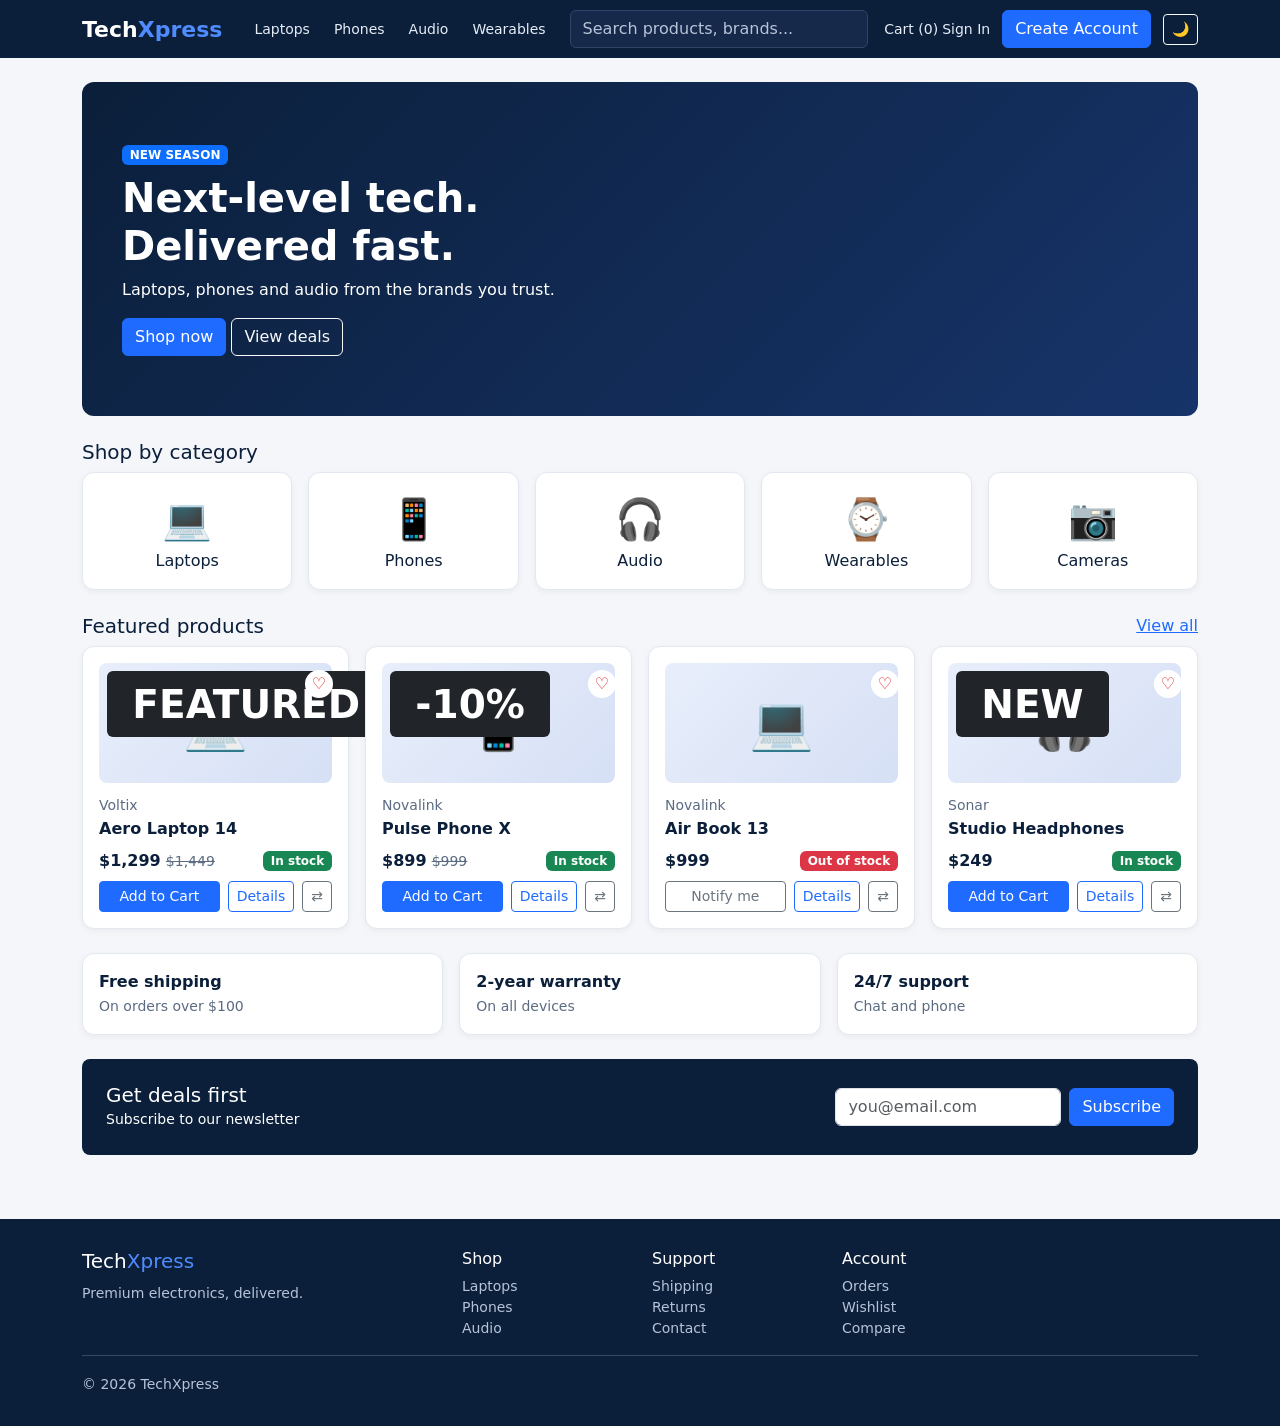
<file: UI\UX/index.html>
<!DOCTYPE html>
<html lang="en">
<head>
<meta charset="UTF-8">
<meta name="viewport" content="width=device-width, initial-scale=1">
<title>Home - TechXpress</title>
<link href="https://cdn.jsdelivr.net/npm/bootstrap@5.3.3/dist/css/bootstrap.min.css" rel="stylesheet">
<link rel="stylesheet" href="css/style.css">
</head>
<body>
<div id="navbar"></div>
<div class="container py-4">
  <div class="hero mb-4">
    <span class="badge text-bg-primary">NEW SEASON</span>
    <h1 class="fw-bold mt-2">Next-level tech.<br>Delivered fast.</h1>
    <p>Laptops, phones and audio from the brands you trust.</p>
    <a href="catalog.html" class="btn btn-primary">Shop now</a>
    <a href="catalog.html?deals=1" class="btn btn-outline-light">View deals</a>
  </div>

  <h5>Shop by category</h5>
  <div id="categoryCards" class="row g-3 mb-4 text-center"></div>

  <div class="d-flex justify-content-between"><h5>Featured products</h5><a href="catalog.html">View all</a></div>
  <div id="featuredProducts" class="row g-3 mb-4"></div>

  <div class="row g-3 mb-4">
    <div class="col-md-4"><div class="tx-card"><strong>Free shipping</strong><br><small class="text-muted">On orders over $100</small></div></div>
    <div class="col-md-4"><div class="tx-card"><strong>2-year warranty</strong><br><small class="text-muted">On all devices</small></div></div>
    <div class="col-md-4"><div class="tx-card"><strong>24/7 support</strong><br><small class="text-muted">Chat and phone</small></div></div>
  </div>

  <form id="newsletterForm" class="rounded-3 p-4 d-flex flex-wrap gap-3 align-items-center justify-content-between" style="background:#0b1f3a;color:#fff">
    <div><h5 class="mb-0">Get deals first</h5><small>Subscribe to our newsletter</small></div>
    <div class="d-flex gap-2">
      <input id="newsletterEmail" type="email" class="form-control" placeholder="you@email.com" required>
      <button class="btn btn-primary">Subscribe</button>
    </div>
  </form>
</div>
<div id="footer"></div>

<script src="https://cdn.jsdelivr.net/npm/bootstrap@5.3.3/dist/js/bootstrap.bundle.min.js"></script>
<script src="js/store.js"></script>
<script src="js/layout.js"></script>
<script>
initPage();

document.getElementById("categoryCards").innerHTML = CATEGORIES.map(function (c) {
  return '<div class="col-6 col-md"><a href="catalog.html?cat=' + c.name + '" class="tx-card d-block text-decoration-none text-reset"><div class="fs-1">' + c.icon + '</div>' + c.name + '</a></div>';
}).join("");

renderProducts(getProducts().slice(0, 4), "featuredProducts");

document.getElementById("newsletterForm").addEventListener("submit", function (e) {
  e.preventDefault();
  const list = DB.read("tx_newsletter", []);
  list.push(document.getElementById("newsletterEmail").value);
  DB.write("tx_newsletter", list);
  showToast("✓ Subscribed successfully");
  this.reset();
});
</script>
</body>
</html>
</file>
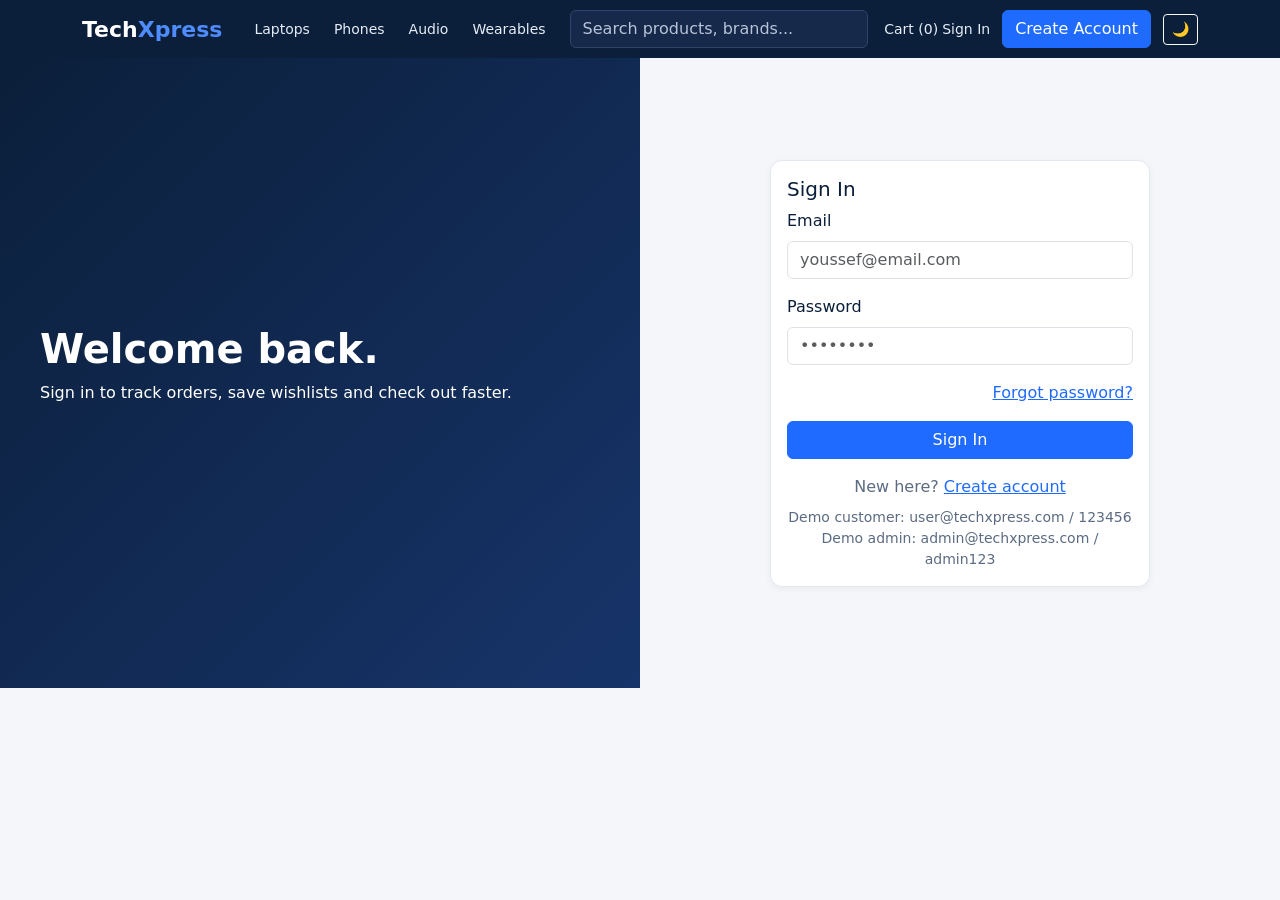
<file: UI\UX/account.html>
<!DOCTYPE html>
<html lang="en">
<head>
<meta charset="UTF-8">
<meta name="viewport" content="width=device-width, initial-scale=1">
<title>My Account - TechXpress</title>
<link href="https://cdn.jsdelivr.net/npm/bootstrap@5.3.3/dist/css/bootstrap.min.css" rel="stylesheet">
<link rel="stylesheet" href="css/style.css">
</head>
<body>
<div id="navbar"></div>
<div class="container py-4">
  <div class="row g-3">
    <div class="col-md-3">
      <div class="list-group tx-card p-2" id="accountMenu">
        <a href="#dashboard" data-section="dashboard" class="list-group-item list-group-item-action">Dashboard</a>
        <a href="#profile" data-section="profile" class="list-group-item list-group-item-action">Profile</a>
        <a href="#orders" data-section="orders" class="list-group-item list-group-item-action">My Orders</a>
        <a href="wishlist.html" class="list-group-item list-group-item-action">Wishlist</a>
        <a href="#addresses" data-section="addresses" class="list-group-item list-group-item-action">Addresses</a>
        <a href="#password" data-section="password" class="list-group-item list-group-item-action">Change Password</a>
      </div>
    </div>

    <div class="col-md-9">
      <!-- dashboard -->
      <div id="sec-dashboard" class="acc-section">
        <h3>Hello, <span id="userName"></span></h3>
        <div class="row g-3 my-1">
          <div class="col-4"><div class="tx-card"><small class="text-muted">Orders</small><div id="statOrders" class="fs-3 fw-bold"></div></div></div>
          <div class="col-4"><div class="tx-card"><small class="text-muted">Wishlist items</small><div id="statWish" class="fs-3 fw-bold"></div></div></div>
          <div class="col-4"><div class="tx-card"><small class="text-muted">Saved addresses</small><div id="statAddr" class="fs-3 fw-bold"></div></div></div>
        </div>
        <div class="tx-card mt-3">
          <div class="d-flex justify-content-between"><h6>Recent orders</h6><a href="#orders">View all</a></div>
          <div class="table-responsive"><table class="table mb-0"><thead><tr><th>Order</th><th>Date</th><th>Status</th><th>Total</th></tr></thead><tbody id="recentOrders"></tbody></table></div>
        </div>
        <div class="tx-card mt-3"><h6>Default address</h6><small id="defaultAddress" class="text-muted"></small></div>
      </div>

      <!-- profile -->
      <div id="sec-profile" class="acc-section d-none">
        <h3>Profile</h3>
        <form id="profileForm" class="tx-card" novalidate>
          <label class="form-label">Full name</label>
          <input id="profName" class="form-control"><div class="invalid-feedback">Required</div>
          <label class="form-label mt-3">Email</label>
          <input id="profEmail" class="form-control" disabled>
          <label class="form-label mt-3">Phone</label>
          <input id="profPhone" class="form-control">
          <button class="btn btn-primary mt-3">Save changes</button>
        </form>
      </div>

      <!-- orders -->
      <div id="sec-orders" class="acc-section d-none">
        <h3>My Orders</h3>
        <div class="tx-card">
          <div class="table-responsive"><table class="table align-middle mb-0">
            <thead><tr><th>Order</th><th>Date</th><th>Status</th><th>Total</th><th></th></tr></thead>
            <tbody id="ordersBody"></tbody>
          </table></div>
          <p id="noOrders" class="text-center text-muted d-none my-3">You have no orders yet. <a href="catalog.html">Start shopping</a></p>
        </div>
      </div>

      <!-- addresses -->
      <div id="sec-addresses" class="acc-section d-none">
        <h3>Addresses</h3>
        <div id="addressList" class="row g-3 mb-3"></div>
        <form id="addressForm" class="tx-card" novalidate>
          <h6>Add a new address</h6>
          <div class="row g-2">
            <div class="col-md-4"><input id="addrLabel" class="form-control" placeholder="Label (Home, Work)"></div>
            <div class="col-md-8"><input id="addrStreet" class="form-control" placeholder="Street address"><div class="invalid-feedback">Required</div></div>
            <div class="col-md-6"><input id="addrCity" class="form-control" placeholder="City"><div class="invalid-feedback">Required</div></div>
            <div class="col-md-6"><input id="addrPhone" class="form-control" placeholder="Phone"></div>
          </div>
          <button class="btn btn-primary mt-3">Save address</button>
        </form>
      </div>

      <!-- password -->
      <div id="sec-password" class="acc-section d-none">
        <h3>Change Password</h3>
        <form id="passForm" class="tx-card" style="max-width:420px" novalidate>
          <label class="form-label">Current password</label>
          <input id="curPass" type="password" class="form-control"><div class="invalid-feedback">Wrong password</div>
          <label class="form-label mt-3">New password</label>
          <input id="newPass" type="password" class="form-control"><div class="invalid-feedback">At least 6 characters</div>
          <label class="form-label mt-3">Confirm new password</label>
          <input id="newPass2" type="password" class="form-control"><div class="invalid-feedback">Passwords do not match</div>
          <button class="btn btn-primary mt-3">Update password</button>
        </form>
      </div>
    </div>
  </div>
</div>

<div class="modal fade" id="orderModal" tabindex="-1">
  <div class="modal-dialog modal-dialog-centered"><div class="modal-content">
    <div class="modal-header"><h6 class="modal-title">Order details</h6><button class="btn-close" data-bs-dismiss="modal"></button></div>
    <div class="modal-body" id="orderModalBody"></div>
  </div></div>
</div>
<div id="footer"></div>

<script src="https://cdn.jsdelivr.net/npm/bootstrap@5.3.3/dist/js/bootstrap.bundle.min.js"></script>
<script src="js/store.js"></script>
<script src="js/layout.js"></script>
<script>
initPage();

function startAccount() {
  const sections = ["dashboard", "profile", "orders", "addresses", "password"];

  function renderAll() {
    const user = currentUser();
    const orders = getOrders(user.email);

    // dashboard
    document.getElementById("userName").textContent = user.name.split(" ")[0];
    document.getElementById("statOrders").textContent = orders.length;
    document.getElementById("statWish").textContent = getWishlist().length;
    document.getElementById("statAddr").textContent = (user.addresses || []).length;
    document.getElementById("recentOrders").innerHTML = orders.slice(0, 3).map(function (o) {
      return '<tr><td><strong>#' + esc(o.id) + '</strong></td><td>' + fmtDate(o.date) + '</td><td>' + statusBadge(o.status) + '</td><td>' + money(o.total) + '</td></tr>';
    }).join("") || '<tr><td colspan="4" class="text-muted">No orders yet</td></tr>';
    const def = (user.addresses || []).find(function (a) { return a.isDefault; });
    document.getElementById("defaultAddress").textContent = def ? def.street + ", " + def.city : "No saved address yet";

    // profile
    document.getElementById("profName").value = user.name;
    document.getElementById("profEmail").value = user.email;
    document.getElementById("profPhone").value = user.phone || "";

    // orders
    document.getElementById("ordersBody").innerHTML = orders.map(function (o) {
      return '<tr><td><strong>#' + esc(o.id) + '</strong></td><td>' + fmtDate(o.date) + '</td><td>' + statusBadge(o.status) + '</td><td>' + money(o.total) + '</td>' +
        '<td class="text-end"><button class="btn btn-sm btn-outline-primary" data-view="' + esc(o.id) + '">Details</button> ' +
        (o.status === "Processing" ? '<button class="btn btn-sm btn-outline-danger" data-cancel="' + esc(o.id) + '">Cancel</button>' : '') + '</td></tr>';
    }).join("");
    document.getElementById("noOrders").classList.toggle("d-none", orders.length > 0);

    // addresses
    document.getElementById("addressList").innerHTML = (user.addresses || []).map(function (a) {
      return '<div class="col-md-6"><div class="tx-card h-100"><div class="d-flex justify-content-between"><strong>' + esc(a.label || "Address") + '</strong>' +
        (a.isDefault ? '<span class="badge text-bg-primary">Default</span>' : '') + '</div>' +
        '<div class="text-muted small my-2">' + esc(a.street) + ', ' + esc(a.city) + '<br>' + esc(a.phone) + '</div>' +
        (a.isDefault ? '' : '<button class="btn btn-sm btn-outline-primary" data-default="' + a.id + '">Make default</button> ') +
        '<button class="btn btn-sm btn-outline-danger" data-delete="' + a.id + '">Delete</button></div></div>';
    }).join("") || '<div class="col-12"><p class="text-muted">No saved addresses yet.</p></div>';
  }

  // sections by #hash
  function showSection() {
    let name = (location.hash || "#dashboard").slice(1);
    if (!sections.includes(name)) name = "dashboard";
    document.querySelectorAll(".acc-section").forEach(function (s) { s.classList.toggle("d-none", s.id !== "sec-" + name); });
    document.querySelectorAll("#accountMenu a[data-section]").forEach(function (a) { a.classList.toggle("active", a.dataset.section === name); });
  }
  window.addEventListener("hashchange", showSection);

  // profile
  document.getElementById("profileForm").addEventListener("submit", function (e) {
    e.preventDefault();
    const name = document.getElementById("profName");
    if (setInvalid(name, name.value.trim() === "")) return;
    updateUser(currentUser().email, { name: name.value.trim(), phone: document.getElementById("profPhone").value.trim() });
    renderNavbar("navbar");
    renderAll();
    showToast("✓ Profile saved");
  });

  // orders: details + cancel
  document.getElementById("ordersBody").addEventListener("click", function (e) {
    const view = e.target.closest("[data-view]");
    const cancel = e.target.closest("[data-cancel]");
    if (view) {
      document.getElementById("orderModalBody").innerHTML = orderDetailsHtml(getOrder(view.dataset.view));
      bootstrap.Modal.getOrCreateInstance(document.getElementById("orderModal")).show();
    }
    if (cancel && confirm("Cancel this order?")) {
      updateOrderStatus(cancel.dataset.cancel, "Cancelled");
      showToast("Order cancelled", "warning");
      renderAll();
    }
  });

  // addresses
  document.getElementById("addressForm").addEventListener("submit", function (e) {
    e.preventDefault();
    const street = document.getElementById("addrStreet");
    const city = document.getElementById("addrCity");
    const bad = [setInvalid(street, street.value.trim() === ""), setInvalid(city, city.value.trim() === "")];
    if (bad.includes(true)) return;
    const user = currentUser();
    const list = user.addresses || [];
    const nextId = list.reduce(function (m, a) { return Math.max(m, a.id); }, 0) + 1;
    list.push({ id: nextId, label: document.getElementById("addrLabel").value.trim() || "Address", street: street.value.trim(), city: city.value.trim(), phone: document.getElementById("addrPhone").value.trim(), isDefault: list.length === 0 });
    updateUser(user.email, { addresses: list });
    this.reset();
    renderAll();
    showToast("✓ Address saved");
  });
  document.getElementById("addressList").addEventListener("click", function (e) {
    const user = currentUser();
    let list = user.addresses || [];
    const def = e.target.closest("[data-default]");
    const del = e.target.closest("[data-delete]");
    if (def) list.forEach(function (a) { a.isDefault = String(a.id) === def.dataset.default; });
    if (del) {
      list = list.filter(function (a) { return String(a.id) !== del.dataset.delete; });
      if (list.length && !list.some(function (a) { return a.isDefault; })) list[0].isDefault = true;
    }
    if (def || del) { updateUser(user.email, { addresses: list }); renderAll(); }
  });

  // password
  document.getElementById("passForm").addEventListener("submit", function (e) {
    e.preventDefault();
    const cur = document.getElementById("curPass");
    const n1 = document.getElementById("newPass");
    const n2 = document.getElementById("newPass2");
    const bad = [setInvalid(cur, cur.value !== currentUser().password), setInvalid(n1, n1.value.length < 6), setInvalid(n2, n2.value !== n1.value)];
    if (bad.includes(true)) return;
    updateUser(currentUser().email, { password: n1.value });
    this.reset();
    showToast("✓ Password updated");
  });

  renderAll();
  showSection();
}

if (requireLogin()) startAccount();
</script>
</body>
</html>
</file>
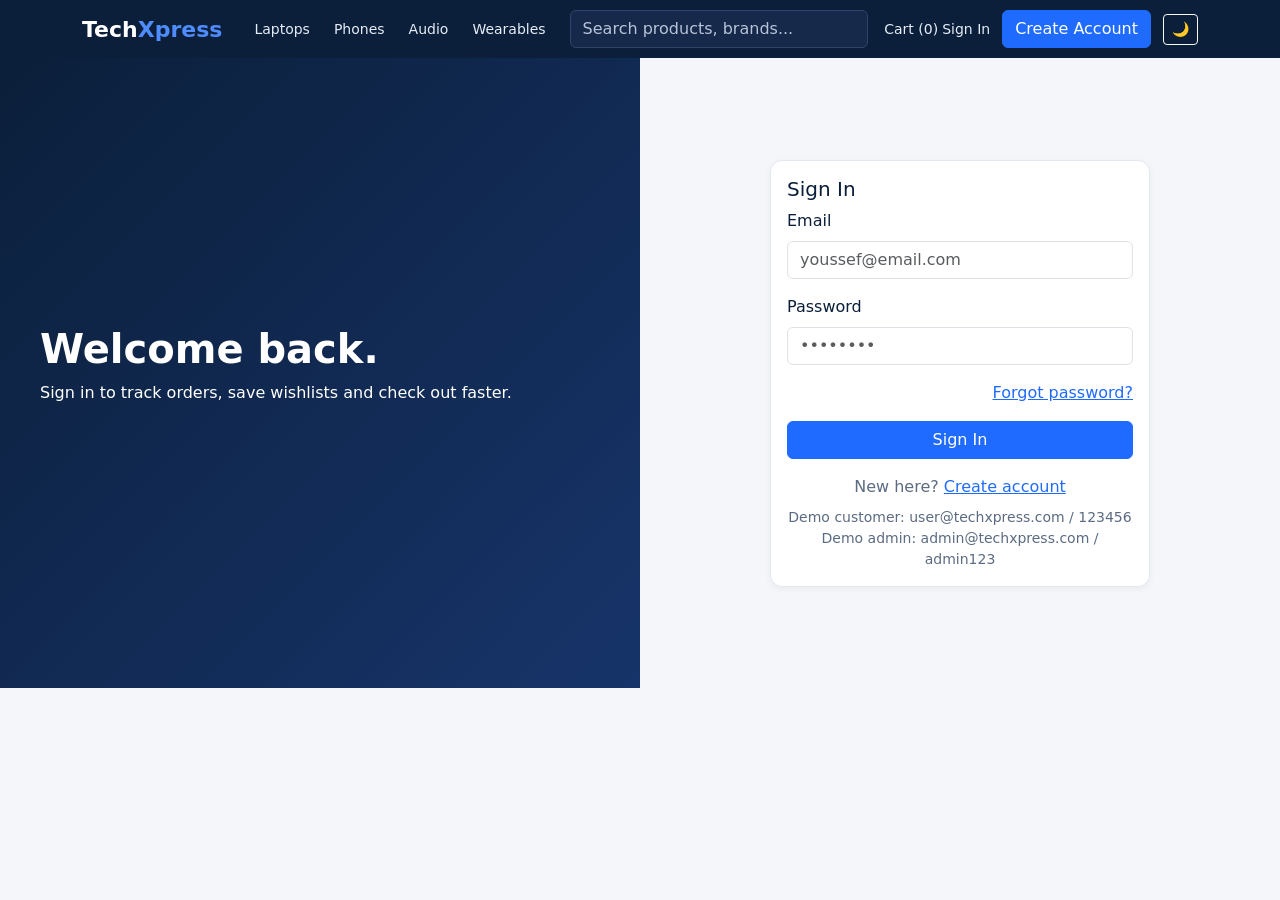
<file: UI\UX/admin.html>
<!DOCTYPE html>
<html lang="en">
<head>
<meta charset="UTF-8">
<meta name="viewport" content="width=device-width, initial-scale=1">
<title>Admin - TechXpress</title>
<link href="https://cdn.jsdelivr.net/npm/bootstrap@5.3.3/dist/css/bootstrap.min.css" rel="stylesheet">
<link rel="stylesheet" href="css/style.css">
</head>
<body>
<div id="adminApp" class="d-flex d-none">
  <aside class="admin-side">
    <a class="brand d-block mb-4" href="index.html">Tech<span>Xpress</span><br><small style="font-size:10px;color:#9fb0c8">ADMIN</small></a>
    <a href="#dashboard" data-section="dashboard">Dashboard</a>
    <a href="#products" data-section="products">Products</a>
    <a href="#categories" data-section="categories">Categories</a>
    <a href="#brands" data-section="brands">Brands</a>
    <a href="#orders" data-section="orders">Orders</a>
    <a href="#customers" data-section="customers">Customers</a>
    <a href="#stock" data-section="stock">Stock</a>
    <hr class="border-secondary">
    <a href="index.html">← View store</a>
    <a href="#" onclick="doLogout(); return false;">Sign out</a>
  </aside>

  <main class="flex-grow-1" style="min-width:0">
    <div class="tx-card rounded-0 d-flex justify-content-between align-items-center">
      <strong>Admin panel</strong>
      <div class="d-flex gap-2 align-items-center"><button id="themeBtn" class="btn btn-sm btn-outline-secondary">🌙</button><strong id="adminName"></strong></div>
    </div>

    <div class="p-4">
      <!-- dashboard -->
      <div id="sec-dashboard" class="admin-section">
        <h3>Dashboard</h3>
        <div class="row g-3 my-1">
          <div class="col-6 col-lg-3"><div class="tx-card"><small class="text-muted">Revenue</small><div id="kpiRevenue" class="fs-3 fw-bold"></div></div></div>
          <div class="col-6 col-lg-3"><div class="tx-card"><small class="text-muted">Orders</small><div id="kpiOrders" class="fs-3 fw-bold"></div></div></div>
          <div class="col-6 col-lg-3"><div class="tx-card"><small class="text-muted">Customers</small><div id="kpiCustomers" class="fs-3 fw-bold"></div></div></div>
          <div class="col-6 col-lg-3"><div class="tx-card"><small class="text-muted">Low stock</small><div id="kpiLow" class="fs-3 fw-bold"></div><small class="text-danger">Needs attention</small></div></div>
        </div>
        <div class="row g-3 mt-1">
          <div class="col-lg-8"><div class="tx-card"><h6>Revenue (last 6 months)</h6><div id="chartBars" class="d-flex align-items-end gap-3" style="height:200px"></div></div></div>
          <div class="col-lg-4"><div class="tx-card"><h6>Recent orders</h6><div id="recentOrders"></div></div></div>
        </div>
      </div>

      <!-- products -->
      <div id="sec-products" class="admin-section d-none">
        <div class="d-flex justify-content-between align-items-center mb-3">
          <h3 class="mb-0">Products</h3>
          <div class="d-flex gap-2"><input id="productSearch" class="form-control" placeholder="Search products..."><button id="addProductBtn" class="btn btn-primary text-nowrap">+ Add product</button></div>
        </div>
        <div class="tx-card table-responsive"><table class="table align-middle mb-0">
          <thead><tr><th>Product</th><th>Category</th><th>Brand</th><th>Stock</th><th>Price</th><th>Actions</th></tr></thead>
          <tbody id="productsBody"></tbody>
        </table></div>
      </div>

      <!-- categories -->
      <div id="sec-categories" class="admin-section d-none">
        <h3>Categories</h3>
        <div class="tx-card table-responsive"><table class="table mb-0"><thead><tr><th>Category</th><th>Products</th></tr></thead><tbody id="categoriesBody"></tbody></table></div>
      </div>

      <!-- brands -->
      <div id="sec-brands" class="admin-section d-none">
        <h3>Brands</h3>
        <div class="tx-card table-responsive"><table class="table mb-0"><thead><tr><th>Brand</th><th>Products</th></tr></thead><tbody id="brandsBody"></tbody></table></div>
      </div>

      <!-- orders -->
      <div id="sec-orders" class="admin-section d-none">
        <h3>Orders</h3>
        <div class="tx-card table-responsive"><table class="table align-middle mb-0">
          <thead><tr><th>Order</th><th>Customer</th><th>Date</th><th>Total</th><th>Status</th><th></th></tr></thead>
          <tbody id="ordersBody"></tbody>
        </table></div>
      </div>

      <!-- customers -->
      <div id="sec-customers" class="admin-section d-none">
        <h3>Customers</h3>
        <div class="tx-card table-responsive"><table class="table mb-0">
          <thead><tr><th>Name</th><th>Email</th><th>Phone</th><th>Orders</th><th>Total spent</th></tr></thead>
          <tbody id="customersBody"></tbody>
        </table></div>
      </div>

      <!-- stock -->
      <div id="sec-stock" class="admin-section d-none">
        <div class="d-flex justify-content-between align-items-center mb-3">
          <h3 class="mb-0">Stock</h3>
          <div class="form-check"><input class="form-check-input" type="checkbox" id="lowOnly"><label class="form-check-label" for="lowOnly">Low stock only</label></div>
        </div>
        <div class="tx-card table-responsive"><table class="table align-middle mb-0">
          <thead><tr><th>Product</th><th>Status</th><th style="width:140px">Quantity</th><th></th></tr></thead>
          <tbody id="stockBody"></tbody>
        </table></div>
      </div>
    </div>
  </main>
</div>

<!-- product modal -->
<div class="modal fade" id="productModal" tabindex="-1">
  <div class="modal-dialog modal-lg"><div class="modal-content">
    <form id="productForm" novalidate>
      <div class="modal-header"><h6 class="modal-title" id="productModalTitle">Add product</h6><button type="button" class="btn-close" data-bs-dismiss="modal"></button></div>
      <div class="modal-body">
        <input type="hidden" id="pId">
        <div class="row g-3">
          <div class="col-md-6"><label class="form-label">Name</label><input id="pName" class="form-control"><div class="invalid-feedback">Required</div></div>
          <div class="col-md-3"><label class="form-label">Brand</label><input id="pBrand" class="form-control"><div class="invalid-feedback">Required</div></div>
          <div class="col-md-3"><label class="form-label">Category</label><select id="pCat" class="form-select"></select></div>
          <div class="col-md-3"><label class="form-label">Price ($)</label><input id="pPrice" type="number" min="1" class="form-control"><div class="invalid-feedback">Enter a price</div></div>
          <div class="col-md-3"><label class="form-label">Old price ($)</label><input id="pOld" type="number" min="0" class="form-control" placeholder="optional"></div>
          <div class="col-md-3"><label class="form-label">Stock</label><input id="pStock" type="number" min="0" class="form-control"><div class="invalid-feedback">Required</div></div>
          <div class="col-md-3"><label class="form-label">Icon (emoji)</label><input id="pIcon" class="form-control" placeholder="💻"></div>
          <div class="col-md-4"><label class="form-label">Badge</label><input id="pBadge" class="form-control" placeholder="NEW, FEATURED, -10%"></div>
          <div class="col-md-8"><label class="form-label">Description</label><input id="pDesc" class="form-control"></div>
          <div class="col-12"><label class="form-label">Specifications (one per line, like <code>Memory: 16 GB</code>)</label><textarea id="pSpecs" class="form-control" rows="4"></textarea></div>
        </div>
      </div>
      <div class="modal-footer"><button type="button" class="btn btn-outline-secondary" data-bs-dismiss="modal">Cancel</button><button class="btn btn-primary">Save product</button></div>
    </form>
  </div></div>
</div>

<!-- order modal -->
<div class="modal fade" id="orderModal" tabindex="-1">
  <div class="modal-dialog modal-dialog-centered"><div class="modal-content">
    <div class="modal-header"><h6 class="modal-title">Order details</h6><button class="btn-close" data-bs-dismiss="modal"></button></div>
    <div class="modal-body" id="orderModalBody"></div>
  </div></div>
</div>

<script src="https://cdn.jsdelivr.net/npm/bootstrap@5.3.3/dist/js/bootstrap.bundle.min.js"></script>
<script src="js/store.js"></script>
<script src="js/layout.js"></script>
<script>
initDB();
applyTheme();

function startAdmin() {
  document.getElementById("adminApp").classList.remove("d-none");
  document.getElementById("adminName").textContent = currentUser().name;
  document.getElementById("themeBtn").addEventListener("click", toggleTheme);
  applyTheme();

  const productModal = bootstrap.Modal.getOrCreateInstance(document.getElementById("productModal"));
  document.getElementById("pCat").innerHTML = CATEGORIES.map(function (c) { return '<option>' + c.name + '</option>'; }).join("");

  /* ---------- sections ---------- */
  function showSection() {
    let name = (location.hash || "#dashboard").slice(1);
    if (!document.getElementById("sec-" + name)) name = "dashboard";
    document.querySelectorAll(".admin-section").forEach(function (s) { s.classList.toggle("d-none", s.id !== "sec-" + name); });
    document.querySelectorAll(".admin-side a[data-section]").forEach(function (a) { a.classList.toggle("active", a.dataset.section === name); });
  }
  window.addEventListener("hashchange", showSection);

  /* ---------- dashboard ---------- */
  function monthlyRevenue() {
    const months = [];
    const now = new Date();
    for (let i = 5; i >= 0; i--) {
      const d = new Date(now.getFullYear(), now.getMonth() - i, 1);
      months.push({ label: d.toLocaleString("en", { month: "short" }), year: d.getFullYear(), month: d.getMonth(), total: 0 });
    }
    getAllOrders().filter(function (o) { return o.status !== "Cancelled"; }).forEach(function (o) {
      const d = new Date(o.date);
      const m = months.find(function (x) { return x.month === d.getMonth() && x.year === d.getFullYear(); });
      if (m) m.total += o.total;
    });
    return months;
  }

  function renderDashboard() {
    const orders = getAllOrders();
    const revenue = orders.filter(function (o) { return o.status !== "Cancelled"; }).reduce(function (s, o) { return s + o.total; }, 0);
    document.getElementById("kpiRevenue").textContent = money(revenue);
    document.getElementById("kpiOrders").textContent = orders.length;
    document.getElementById("kpiCustomers").textContent = getUsers().filter(function (u) { return u.role === "customer"; }).length;
    document.getElementById("kpiLow").textContent = getProducts().filter(function (p) { return p.stock <= 5; }).length;

    const months = monthlyRevenue();
    const max = Math.max(1, ...months.map(function (m) { return m.total; }));
    document.getElementById("chartBars").innerHTML = months.map(function (m) {
      return '<div class="flex-fill text-center d-flex flex-column justify-content-end" style="height:100%">' +
        '<small class="text-muted">' + (m.total ? money(m.total) : "") + '</small>' +
        '<div class="bar" style="height:' + Math.max(3, Math.round(m.total / max * 140)) + 'px"></div><small>' + m.label + '</small></div>';
    }).join("");

    document.getElementById("recentOrders").innerHTML = orders.slice(0, 5).map(function (o) {
      return '<div class="d-flex justify-content-between border-bottom py-2"><div><strong>#' + esc(o.id) + '</strong><br><small class="text-muted">' + money(o.total) + '</small></div><span class="align-self-center">' + statusBadge(o.status) + '</span></div>';
    }).join("");
  }

  /* ---------- products ---------- */
  function stockColor(p) { return p.stock <= 0 ? "danger" : (p.stock <= 5 ? "warning" : "success"); }

  function renderProductsTable() {
    const text = document.getElementById("productSearch").value.trim().toLowerCase();
    document.getElementById("productsBody").innerHTML = getProducts().filter(function (p) {
      return (p.name + " " + p.brand + " " + p.cat).toLowerCase().includes(text);
    }).map(function (p) {
      return '<tr><td>' + p.icon + ' <strong>' + esc(p.name) + '</strong></td><td>' + esc(p.cat) + '</td><td>' + esc(p.brand) + '</td>' +
        '<td><span class="badge text-bg-' + stockColor(p) + '">' + p.stock + '</span></td><td>' + money(p.price) + '</td>' +
        '<td><button class="btn btn-sm btn-link" data-edit="' + p.id + '">Edit</button> <button class="btn btn-sm btn-link text-danger" data-del="' + p.id + '">Delete</button></td></tr>';
    }).join("");
  }

  function openProductForm(p) {
    document.getElementById("productModalTitle").textContent = p ? "Edit product" : "Add product";
    document.getElementById("pId").value = p ? p.id : "";
    document.getElementById("pName").value = p ? p.name : "";
    document.getElementById("pBrand").value = p ? p.brand : "";
    document.getElementById("pCat").value = p ? p.cat : CATEGORIES[0].name;
    document.getElementById("pPrice").value = p ? p.price : "";
    document.getElementById("pOld").value = p && p.old ? p.old : "";
    document.getElementById("pStock").value = p ? p.stock : "";
    document.getElementById("pIcon").value = p ? p.icon : "📦";
    document.getElementById("pBadge").value = p ? p.badge : "";
    document.getElementById("pDesc").value = p ? p.desc : "";
    document.getElementById("pSpecs").value = p ? Object.keys(p.specs || {}).map(function (k) { return k + ": " + p.specs[k]; }).join("\n") : "";
    document.querySelectorAll("#productForm .is-invalid").forEach(function (x) { x.classList.remove("is-invalid"); });
    productModal.show();
  }

  document.getElementById("addProductBtn").addEventListener("click", function () { openProductForm(null); });
  document.getElementById("productSearch").addEventListener("input", renderProductsTable);
  document.getElementById("productsBody").addEventListener("click", function (e) {
    const edit = e.target.closest("[data-edit]");
    const del = e.target.closest("[data-del]");
    if (edit) openProductForm(getProduct(edit.dataset.edit));
    if (del && confirm("Delete this product? This cannot be undone.")) {
      deleteProduct(del.dataset.del);
      renderAll();
      showToast("Product deleted", "danger");
    }
  });

  document.getElementById("productForm").addEventListener("submit", function (e) {
    e.preventDefault();
    const name = document.getElementById("pName");
    const brand = document.getElementById("pBrand");
    const price = document.getElementById("pPrice");
    const stock = document.getElementById("pStock");
    const bad = [
      setInvalid(name, name.value.trim() === ""),
      setInvalid(brand, brand.value.trim() === ""),
      setInvalid(price, !(Number(price.value) > 0)),
      setInvalid(stock, stock.value === "" || Number(stock.value) < 0)
    ];
    if (bad.includes(true)) return;

    const specs = {};
    document.getElementById("pSpecs").value.split("\n").forEach(function (line) {
      const i = line.indexOf(":");
      if (i > 0) specs[line.slice(0, i).trim()] = line.slice(i + 1).trim();
    });
    const id = Number(document.getElementById("pId").value) || 0;
    saveProduct({
      id: id, name: name.value.trim(), brand: brand.value.trim(), cat: document.getElementById("pCat").value,
      price: Number(price.value), old: Number(document.getElementById("pOld").value) || 0, stock: Number(stock.value),
      icon: document.getElementById("pIcon").value.trim() || "📦", badge: document.getElementById("pBadge").value.trim(),
      desc: document.getElementById("pDesc").value.trim(), specs: specs
    });
    productModal.hide();
    renderAll();
    showToast("✓ Product saved");
  });

  /* ---------- categories + brands ---------- */
  function renderCategoriesBrands() {
    const list = getProducts();
    document.getElementById("categoriesBody").innerHTML = CATEGORIES.map(function (c) {
      return '<tr><td>' + c.icon + ' ' + c.name + '</td><td>' + list.filter(function (p) { return p.cat === c.name; }).length + '</td></tr>';
    }).join("");
    const counts = {};
    list.forEach(function (p) { counts[p.brand] = (counts[p.brand] || 0) + 1; });
    document.getElementById("brandsBody").innerHTML = Object.keys(counts).sort().map(function (b) {
      return '<tr><td>' + esc(b) + '</td><td>' + counts[b] + '</td></tr>';
    }).join("");
  }

  /* ---------- orders ---------- */
  function renderOrdersTable() {
    const users = getUsers();
    const statuses = ["Processing", "Shipped", "Delivered", "Cancelled"];
    document.getElementById("ordersBody").innerHTML = getAllOrders().map(function (o) {
      const u = users.find(function (x) { return x.email === o.email; });
      return '<tr><td><strong>#' + esc(o.id) + '</strong></td><td>' + esc(u ? u.name : o.email) + '<br><small class="text-muted">' + esc(o.email) + '</small></td>' +
        '<td>' + fmtDate(o.date) + '</td><td>' + money(o.total) + '</td>' +
        '<td><select class="form-select form-select-sm status-select" data-id="' + esc(o.id) + '" style="width:140px">' +
          statuses.map(function (s) { return '<option ' + (s === o.status ? "selected" : "") + '>' + s + '</option>'; }).join("") + '</select></td>' +
        '<td><button class="btn btn-sm btn-outline-primary" data-view="' + esc(o.id) + '">Details</button></td></tr>';
    }).join("");
  }
  document.getElementById("ordersBody").addEventListener("change", function (e) {
    if (!e.target.classList.contains("status-select")) return;
    updateOrderStatus(e.target.dataset.id, e.target.value);   // the customer sees the new status in My Orders
    renderAll();
    showToast("✓ Order status updated");
  });
  document.getElementById("ordersBody").addEventListener("click", function (e) {
    const v = e.target.closest("[data-view]");
    if (!v) return;
    document.getElementById("orderModalBody").innerHTML = orderDetailsHtml(getOrder(v.dataset.view));
    bootstrap.Modal.getOrCreateInstance(document.getElementById("orderModal")).show();
  });

  /* ---------- customers ---------- */
  function renderCustomers() {
    const orders = getAllOrders();
    document.getElementById("customersBody").innerHTML = getUsers().filter(function (u) { return u.role === "customer"; }).map(function (u) {
      const mine = orders.filter(function (o) { return o.email === u.email; });
      const spent = mine.filter(function (o) { return o.status !== "Cancelled"; }).reduce(function (s, o) { return s + o.total; }, 0);
      return '<tr><td>' + esc(u.name) + '</td><td>' + esc(u.email) + '</td><td>' + esc(u.phone || "-") + '</td><td>' + mine.length + '</td><td>' + money(spent) + '</td></tr>';
    }).join("");
  }

  /* ---------- stock ---------- */
  function renderStock() {
    const lowOnly = document.getElementById("lowOnly").checked;
    document.getElementById("stockBody").innerHTML = getProducts().filter(function (p) { return !lowOnly || p.stock <= 5; }).map(function (p) {
      return '<tr><td>' + p.icon + ' ' + esc(p.name) + '</td><td>' + stockBadge(p) + '</td>' +
        '<td><input type="number" min="0" class="form-control form-control-sm stock-input" id="stock' + p.id + '" value="' + p.stock + '"></td>' +
        '<td><button class="btn btn-sm btn-primary" data-save="' + p.id + '">Save</button></td></tr>';
    }).join("");
  }
  document.getElementById("lowOnly").addEventListener("change", renderStock);
  document.getElementById("stockBody").addEventListener("click", function (e) {
    const s = e.target.closest("[data-save]");
    if (!s) return;
    const p = getProduct(s.dataset.save);
    p.stock = Math.max(0, Number(document.getElementById("stock" + p.id).value) || 0);
    saveProduct(p);
    renderAll();
    showToast("✓ Stock updated");
  });

  function renderAll() {
    renderDashboard();
    renderProductsTable();
    renderCategoriesBrands();
    renderOrdersTable();
    renderCustomers();
    renderStock();
  }

  renderAll();
  showSection();
}

if (requireAdmin()) startAdmin();
</script>
</body>
</html>
</file>
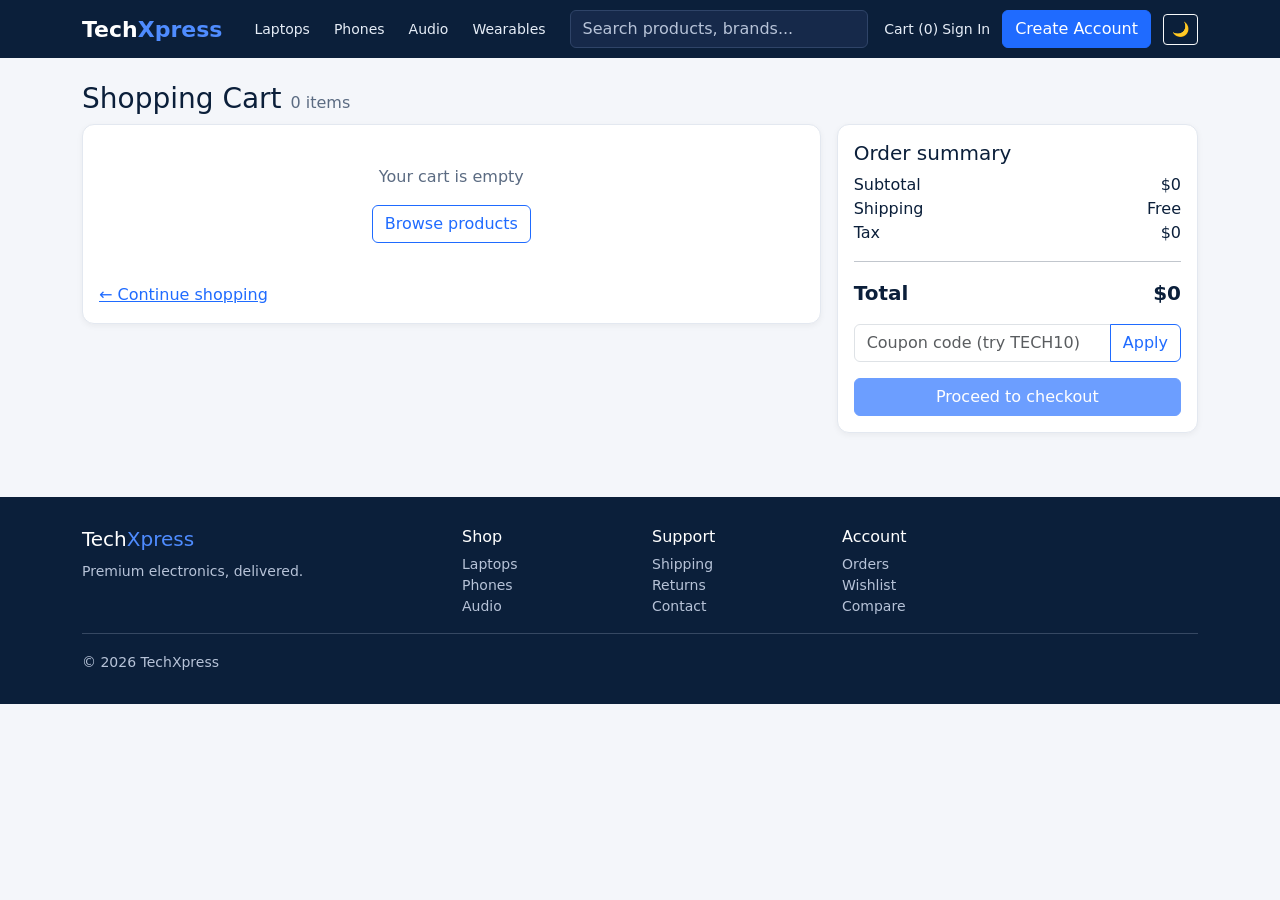
<file: UI\UX/cart.html>
<!DOCTYPE html>
<html lang="en">
<head>
<meta charset="UTF-8">
<meta name="viewport" content="width=device-width, initial-scale=1">
<title>Shopping Cart - TechXpress</title>
<link href="https://cdn.jsdelivr.net/npm/bootstrap@5.3.3/dist/css/bootstrap.min.css" rel="stylesheet">
<link rel="stylesheet" href="css/style.css">
</head>
<body>
<div id="navbar"></div>
<div class="container py-4">
  <h3>Shopping Cart <small id="itemsCount" class="text-muted fs-6"></small></h3>
  <div class="row g-3">
    <div class="col-lg-8">
      <div class="tx-card">
        <div id="cartItems"></div>
        <a href="catalog.html" class="d-block mt-3">← Continue shopping</a>
      </div>
    </div>
    <div class="col-lg-4">
      <div class="tx-card">
        <h5>Order summary</h5>
        <div class="d-flex justify-content-between"><span>Subtotal</span><span id="subtotal"></span></div>
        <div id="discountRow" class="d-flex justify-content-between text-success d-none"><span id="discountLabel">Discount</span><span id="discount"></span></div>
        <div class="d-flex justify-content-between"><span>Shipping</span><span id="shipping"></span></div>
        <div class="d-flex justify-content-between"><span>Tax</span><span id="tax"></span></div>
        <hr>
        <div class="d-flex justify-content-between fw-bold fs-5"><span>Total</span><span id="total"></span></div>

        <div id="couponForm" class="input-group my-3">
          <input id="couponInput" class="form-control" placeholder="Coupon code (try TECH10)">
          <button id="couponBtn" class="btn btn-outline-primary">Apply</button>
        </div>
        <div id="couponApplied" class="my-3 d-none"><span class="badge text-bg-success" id="couponName"></span> <a href="#" id="removeCoupon">remove</a></div>

        <a id="checkoutBtn" href="checkout.html" class="btn btn-primary w-100">Proceed to checkout</a>
        <small id="checkoutNote" class="text-danger d-none">Remove the out-of-stock items to continue.</small>
      </div>
    </div>
  </div>
</div>
<div id="footer"></div>

<script src="https://cdn.jsdelivr.net/npm/bootstrap@5.3.3/dist/js/bootstrap.bundle.min.js"></script>
<script src="js/store.js"></script>
<script src="js/layout.js"></script>
<script>
initPage();

function renderCart() {
  const lines = cartLines();
  const active = lines.filter(function (l) { return !l.out; });
  const hasOut = lines.some(function (l) { return l.out; });

  document.getElementById("cartItems").innerHTML = lines.length === 0
    ? '<div class="text-center py-4"><p class="text-muted">Your cart is empty</p><a href="catalog.html" class="btn btn-outline-primary">Browse products</a></div>'
    : lines.map(function (l) {
        const p = l.product;
        return (
          '<div class="d-flex align-items-center gap-3 border-bottom py-3">' +
            '<a href="product-details.html?id=' + p.id + '" class="tx-card fs-3 text-decoration-none">' + p.icon + '</a>' +
            '<div class="flex-grow-1"><a href="product-details.html?id=' + p.id + '" class="fw-semibold text-reset text-decoration-none">' + esc(p.name) + '</a><br>' +
              (l.out ? '<span class="badge text-bg-danger">Out of stock, remove to continue</span>' : '<small class="text-muted">' + (p.stock <= 5 ? "Only " + p.stock + " left" : "In stock") + '</small>') +
            '</div>' +
            '<div class="input-group" style="width:120px">' +
              '<button class="btn btn-outline-secondary btn-sm" data-id="' + p.id + '" data-action="minus">−</button>' +
              '<span class="form-control form-control-sm text-center">' + l.qty + '</span>' +
              '<button class="btn btn-outline-secondary btn-sm" data-id="' + p.id + '" data-action="plus">+</button>' +
            '</div>' +
            '<strong style="width:80px;text-align:right">' + money(p.price * l.qty) + '</strong>' +
            '<button class="btn btn-sm text-danger" data-id="' + p.id + '" data-action="remove">✕</button>' +
          '</div>'
        );
      }).join("");

  document.getElementById("itemsCount").textContent = cartCount() + " items";

  // totals (out-of-stock lines are not counted)
  const items = active.map(function (l) { return { price: l.product.price, qty: l.qty }; });
  const sub = items.reduce(function (s, i) { return s + i.price * i.qty; }, 0);
  const code = getCoupon();
  const t = calcTotals(items, code, shippingFor(sub, "standard"));

  document.getElementById("subtotal").textContent = money(t.subtotal);
  document.getElementById("shipping").textContent = t.shipping === 0 ? "Free" : money(t.shipping);
  document.getElementById("tax").textContent = money(t.tax);
  document.getElementById("total").textContent = money(t.total);
  document.getElementById("discountRow").classList.toggle("d-none", !t.discount);
  document.getElementById("discount").textContent = "-" + money(t.discount);
  document.getElementById("discountLabel").textContent = "Discount (" + (COUPONS[code] || 0) + "%)";
  document.getElementById("couponForm").classList.toggle("d-none", !!code);
  document.getElementById("couponApplied").classList.toggle("d-none", !code);
  document.getElementById("couponName").textContent = code + " applied";

  // checkout button
  const blocked = active.length === 0 || hasOut;
  const btn = document.getElementById("checkoutBtn");
  btn.classList.toggle("disabled", blocked);
  document.getElementById("checkoutNote").classList.toggle("d-none", !hasOut);
  refreshCounts();
}

document.getElementById("cartItems").addEventListener("click", function (e) {
  const btn = e.target.closest("button");
  if (!btn || !btn.dataset.action) return;
  const id = Number(btn.dataset.id);
  const item = getCart().find(function (i) { return i.id === id; });
  if (btn.dataset.action === "plus") setCartQty(id, item.qty + 1);
  if (btn.dataset.action === "minus") setCartQty(id, item.qty - 1);
  if (btn.dataset.action === "remove") removeFromCart(id);
  renderCart();
});

document.getElementById("couponBtn").addEventListener("click", function () {
  if (applyCoupon(document.getElementById("couponInput").value)) showToast("✓ Coupon applied");
  else showToast("Invalid coupon code", "danger");
  renderCart();
});
document.getElementById("removeCoupon").addEventListener("click", function (e) {
  e.preventDefault();
  removeCoupon();
  renderCart();
});

renderCart();
</script>
</body>
</html>
</file>
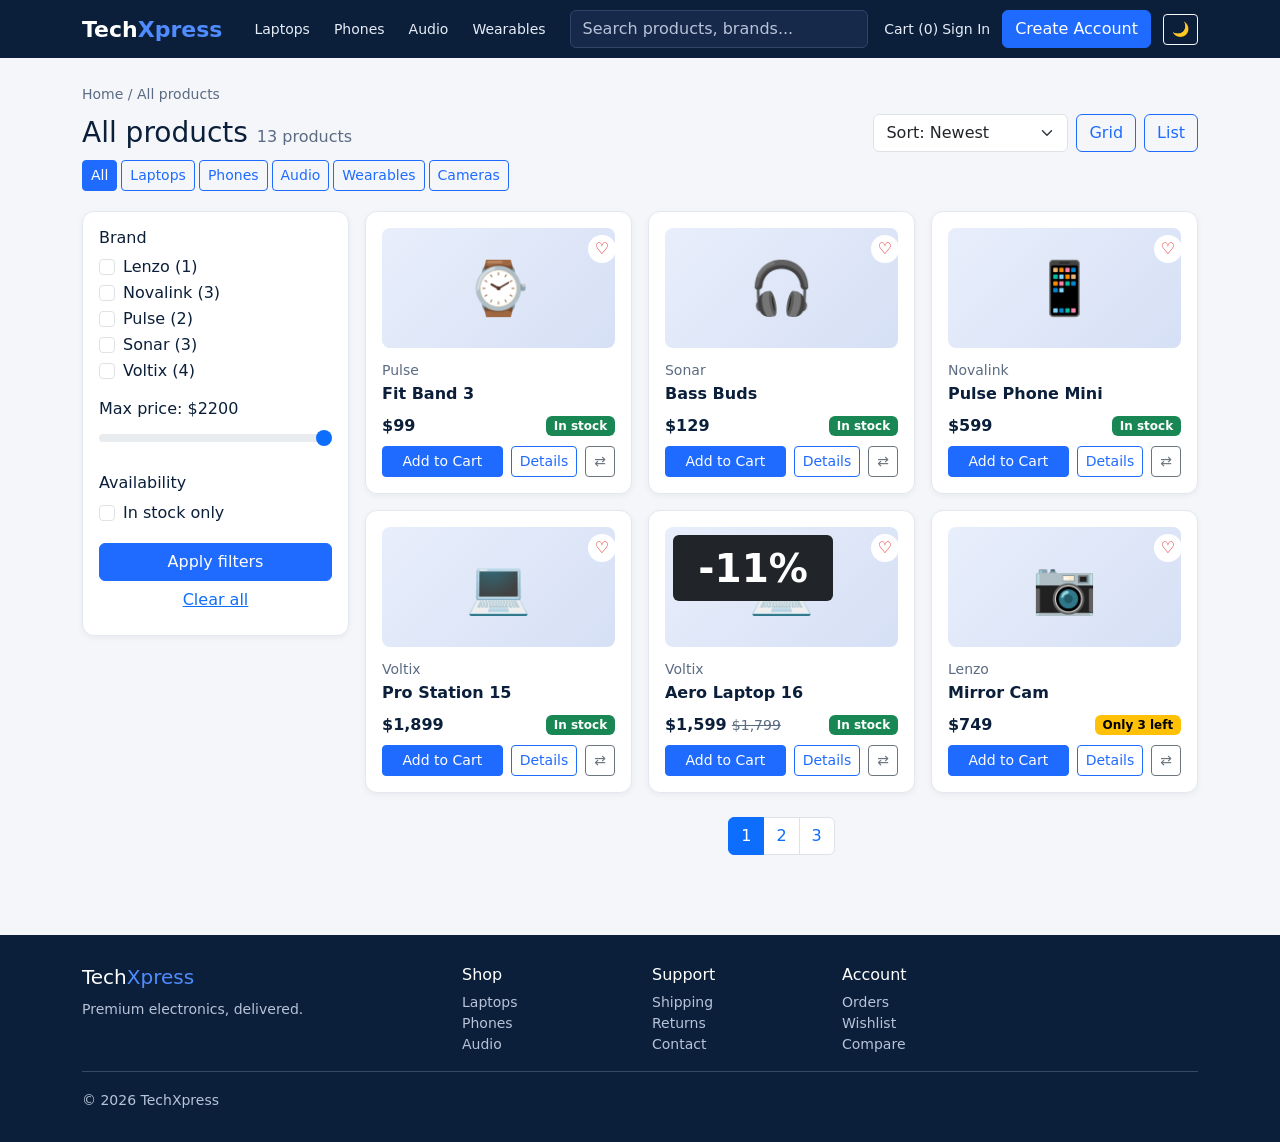
<file: UI\UX/catalog.html>
<!DOCTYPE html>
<html lang="en">
<head>
<meta charset="UTF-8">
<meta name="viewport" content="width=device-width, initial-scale=1">
<title>Catalog - TechXpress</title>
<link href="https://cdn.jsdelivr.net/npm/bootstrap@5.3.3/dist/css/bootstrap.min.css" rel="stylesheet">
<link rel="stylesheet" href="css/style.css">
</head>
<body>
<div id="navbar"></div>
<div class="container py-4">
  <small class="text-muted">Home / <span id="crumb"></span></small>
  <div class="d-flex flex-wrap justify-content-between align-items-center my-2 gap-2">
    <h3 class="mb-0"><span id="pageTitle"></span> <small id="productCount" class="text-muted fs-6"></small></h3>
    <div class="d-flex gap-2">
      <select id="sortSelect" class="form-select">
        <option value="newest">Sort: Newest</option>
        <option value="low">Price: Low to High</option>
        <option value="high">Price: High to Low</option>
        <option value="name">Name A-Z</option>
      </select>
      <button id="gridBtn" class="btn btn-outline-primary">Grid</button>
      <button id="listBtn" class="btn btn-outline-primary">List</button>
    </div>
  </div>

  <div id="categoryPills" class="mb-2"></div>
  <div id="filterChips" class="mb-3"></div>

  <div class="row g-3">
    <div class="col-md-3">
      <div class="tx-card">
        <h6>Brand</h6>
        <div id="brandFilters"></div>

        <h6 class="mt-3">Max price: $<span id="priceLabel"></span></h6>
        <input id="priceRange" type="range" class="form-range" min="0" step="50">

        <h6 class="mt-3">Availability</h6>
        <div class="form-check"><input class="form-check-input" type="checkbox" id="inStockOnly"><label class="form-check-label" for="inStockOnly">In stock only</label></div>

        <button id="applyBtn" class="btn btn-primary w-100 mt-3">Apply filters</button>
        <button id="clearBtn" class="btn btn-link w-100">Clear all</button>
      </div>
    </div>
    <div class="col-md-9">
      <div id="productGrid" class="row g-3"></div>
      <div id="noResults" class="tx-card text-center d-none"><p class="mb-2">No products match your filters.</p><button id="clearBtn2" class="btn btn-outline-primary btn-sm">Clear filters</button></div>
      <nav class="mt-4"><ul id="pagination" class="pagination justify-content-center"></ul></nav>
    </div>
  </div>
</div>
<div id="footer"></div>

<script src="https://cdn.jsdelivr.net/npm/bootstrap@5.3.3/dist/js/bootstrap.bundle.min.js"></script>
<script src="js/store.js"></script>
<script src="js/layout.js"></script>
<script>
initPage();

const params = new URLSearchParams(location.search);
const category = params.get("cat") || "";
const query = (params.get("q") || "").trim().toLowerCase();
const dealsOnly = params.get("deals") === "1";
const pageSize = 6;
let currentPage = 1;
let colClass = "col-12 col-md-6 col-xl-4";

// products that match the page url (category / search / deals)
function basePool() {
  let list = getProducts();
  if (category) list = list.filter(function (p) { return p.cat === category; });
  if (query) list = list.filter(function (p) { return (p.name + " " + p.brand + " " + p.cat).toLowerCase().includes(query); });
  if (dealsOnly) list = list.filter(function (p) { return p.old > 0; });
  return list;
}
const pool = basePool();

// titles
const title = dealsOnly ? "Deals" : (query ? 'Results for "' + params.get("q") + '"' : (category || "All products"));
document.getElementById("pageTitle").textContent = title;
document.getElementById("crumb").textContent = title;
document.title = title + " - TechXpress";

// category pills
document.getElementById("categoryPills").innerHTML =
  '<a href="catalog.html" class="btn btn-sm ' + (!category && !query && !dealsOnly ? "btn-primary" : "btn-outline-primary") + ' me-1 mb-1">All</a>' +
  CATEGORIES.map(function (c) {
    return '<a href="catalog.html?cat=' + c.name + '" class="btn btn-sm ' + (category === c.name ? "btn-primary" : "btn-outline-primary") + ' me-1 mb-1">' + c.name + '</a>';
  }).join("");

// brand checkboxes with counts
const brandCounts = {};
pool.forEach(function (p) { brandCounts[p.brand] = (brandCounts[p.brand] || 0) + 1; });
document.getElementById("brandFilters").innerHTML = Object.keys(brandCounts).sort().map(function (b, i) {
  return '<div class="form-check"><input class="form-check-input brand-check" type="checkbox" value="' + esc(b) + '" id="brand' + i + '"><label class="form-check-label" for="brand' + i + '">' + esc(b) + ' (' + brandCounts[b] + ')</label></div>';
}).join("");

// price slider limit
const maxLimit = Math.ceil(Math.max(100, ...pool.map(function (p) { return p.price; })) / 100) * 100;
const range = document.getElementById("priceRange");
range.max = maxLimit;
range.value = maxLimit;
document.getElementById("priceLabel").textContent = maxLimit;

function getFiltered() {
  let list = pool.slice();
  const brands = Array.from(document.querySelectorAll(".brand-check:checked")).map(function (c) { return c.value; });
  if (brands.length) list = list.filter(function (p) { return brands.includes(p.brand); });
  list = list.filter(function (p) { return p.price <= Number(range.value); });
  if (document.getElementById("inStockOnly").checked) list = list.filter(function (p) { return p.stock > 0; });

  const sort = document.getElementById("sortSelect").value;
  if (sort === "low") list.sort(function (a, b) { return a.price - b.price; });
  if (sort === "high") list.sort(function (a, b) { return b.price - a.price; });
  if (sort === "name") list.sort(function (a, b) { return a.name.localeCompare(b.name); });
  if (sort === "newest") list.sort(function (a, b) { return b.id - a.id; });
  return list;
}

function render() {
  const list = getFiltered();
  document.getElementById("productCount").textContent = list.length + " products";
  document.getElementById("noResults").classList.toggle("d-none", list.length > 0);

  const pages = Math.max(1, Math.ceil(list.length / pageSize));
  if (currentPage > pages) currentPage = 1;
  const start = (currentPage - 1) * pageSize;
  renderProducts(list.slice(start, start + pageSize), "productGrid", colClass);

  // active filter chips (click to remove)
  let chips = "";
  document.querySelectorAll(".brand-check:checked").forEach(function (c) {
    chips += '<button class="badge text-bg-success border-0 me-1 chip" data-brand="' + esc(c.value) + '">' + esc(c.value) + ' ✕</button>';
  });
  if (Number(range.value) < maxLimit) chips += '<button class="badge text-bg-success border-0 me-1 chip" data-price="1">Up to $' + range.value + ' ✕</button>';
  if (document.getElementById("inStockOnly").checked) chips += '<button class="badge text-bg-success border-0 me-1 chip" data-stock="1">In stock ✕</button>';
  document.getElementById("filterChips").innerHTML = chips;

  // pagination
  let buttons = "";
  for (let i = 1; i <= pages; i++) {
    buttons += '<li class="page-item ' + (i === currentPage ? "active" : "") + '"><button class="page-link" data-page="' + i + '">' + i + '</button></li>';
  }
  document.getElementById("pagination").innerHTML = pages > 1 ? buttons : "";
}

function clearFilters() {
  document.querySelectorAll(".brand-check").forEach(function (c) { c.checked = false; });
  range.value = maxLimit;
  document.getElementById("priceLabel").textContent = maxLimit;
  document.getElementById("inStockOnly").checked = false;
  currentPage = 1;
  render();
}

document.getElementById("pagination").addEventListener("click", function (e) {
  if (e.target.dataset.page) { currentPage = Number(e.target.dataset.page); render(); window.scrollTo(0, 0); }
});
document.getElementById("filterChips").addEventListener("click", function (e) {
  const chip = e.target.closest(".chip");
  if (!chip) return;
  if (chip.dataset.brand) document.querySelectorAll(".brand-check").forEach(function (c) { if (c.value === chip.dataset.brand) c.checked = false; });
  if (chip.dataset.price) { range.value = maxLimit; document.getElementById("priceLabel").textContent = maxLimit; }
  if (chip.dataset.stock) document.getElementById("inStockOnly").checked = false;
  render();
});
range.addEventListener("input", function () { document.getElementById("priceLabel").textContent = range.value; });
["change"].forEach(function (ev) {
  document.getElementById("brandFilters").addEventListener(ev, function () { currentPage = 1; render(); });
  document.getElementById("inStockOnly").addEventListener(ev, function () { currentPage = 1; render(); });
  range.addEventListener(ev, function () { currentPage = 1; render(); });
});
document.getElementById("applyBtn").addEventListener("click", function () { currentPage = 1; render(); });
document.getElementById("sortSelect").addEventListener("change", render);
document.getElementById("gridBtn").addEventListener("click", function () { colClass = "col-12 col-md-6 col-xl-4"; render(); });
document.getElementById("listBtn").addEventListener("click", function () { colClass = "col-12"; render(); });
document.getElementById("clearBtn").addEventListener("click", clearFilters);
document.getElementById("clearBtn2").addEventListener("click", clearFilters);

render();
</script>
</body>
</html>
</file>
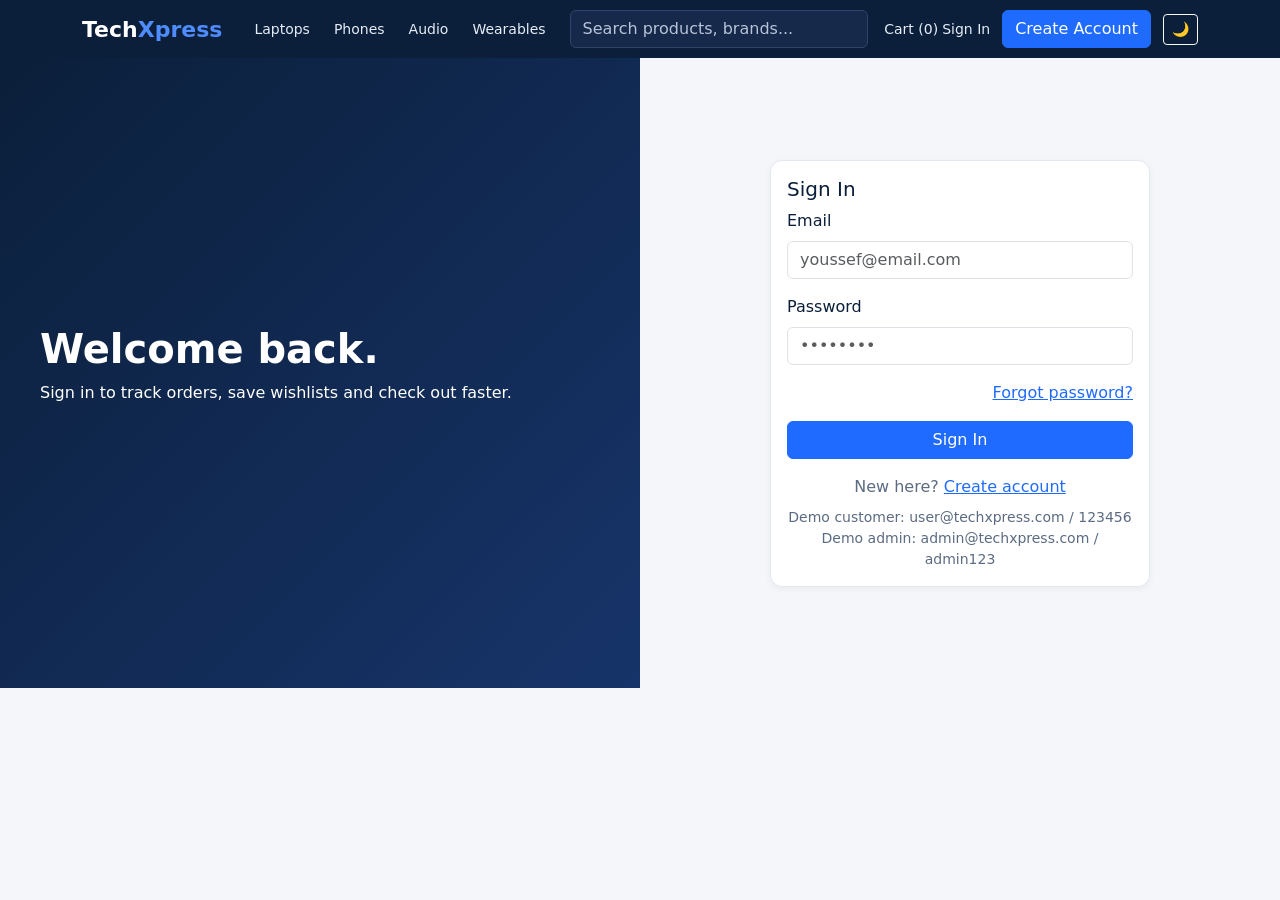
<file: UI\UX/checkout.html>
<!DOCTYPE html>
<html lang="en">
<head>
<meta charset="UTF-8">
<meta name="viewport" content="width=device-width, initial-scale=1">
<title>Checkout - TechXpress</title>
<link href="https://cdn.jsdelivr.net/npm/bootstrap@5.3.3/dist/css/bootstrap.min.css" rel="stylesheet">
<link rel="stylesheet" href="css/style.css">
</head>
<body>
<div id="navbar"></div>
<div class="container py-4">
  <div class="d-flex justify-content-around text-center mb-4" id="stepper">
    <div><span class="badge rounded-pill" id="stepBadge1">1</span><br><small>Information</small></div>
    <div><span class="badge rounded-pill" id="stepBadge2">2</span><br><small>Delivery</small></div>
    <div><span class="badge rounded-pill" id="stepBadge3">3</span><br><small>Payment</small></div>
    <div><span class="badge rounded-pill" id="stepBadge4">4</span><br><small>Confirmation</small></div>
  </div>

  <div class="row g-3">
    <div class="col-lg-8">

      <!-- step 1 -->
      <div id="panel1" class="tx-card">
        <h5>Customer information</h5>
        <form id="infoForm" novalidate>
          <div class="row g-3">
            <div class="col-md-6"><label class="form-label">Full name</label><input id="fullName" class="form-control"><div class="invalid-feedback">Required</div></div>
            <div class="col-md-6"><label class="form-label">Email</label><input id="email" type="email" class="form-control"><div class="invalid-feedback">Enter a valid email</div></div>
            <div class="col-md-6"><label class="form-label">Phone</label><input id="phone" class="form-control"><div class="invalid-feedback">Required</div></div>
            <div class="col-md-6"><label class="form-label">City</label><input id="city" class="form-control"><div class="invalid-feedback">Required</div></div>
            <div class="col-12"><label class="form-label">Shipping address</label><input id="street" class="form-control"><div class="invalid-feedback">Required</div></div>
          </div>
          <button class="btn btn-primary mt-3">Continue to delivery</button>
        </form>
      </div>

      <!-- step 2 -->
      <div id="panel2" class="tx-card d-none">
        <h5>Delivery options</h5>
        <div class="form-check tx-card mb-2"><input class="form-check-input" type="radio" name="delivery" id="deliveryStandard" value="standard" checked><label class="form-check-label" for="deliveryStandard"><strong>Standard</strong> · 3-5 days · <span id="standardPrice"></span></label></div>
        <div class="form-check tx-card mb-3"><input class="form-check-input" type="radio" name="delivery" id="deliveryExpress" value="express"><label class="form-check-label" for="deliveryExpress"><strong>Express</strong> · 1-2 days · $15</label></div>
        <button id="backTo1" class="btn btn-outline-secondary">Back</button>
        <button id="toPayment" class="btn btn-primary">Continue to payment</button>
      </div>

      <!-- step 3 -->
      <div id="panel3" class="tx-card d-none">
        <h5>Payment method</h5>
        <div class="row g-2 mb-3">
          <div class="col"><button id="cardTab" class="btn btn-outline-primary w-100 active">Credit / debit card</button></div>
          <div class="col"><button id="cashTab" class="btn btn-outline-primary w-100">Cash on delivery</button></div>
        </div>

        <form id="cardForm" novalidate>
          <div class="alert alert-warning py-2"><strong>Simulated payment.</strong> No real card is charged until Stripe is added in the backend. Card 4000 0000 0000 0002 shows a declined payment.</div>
          <div id="payError" class="alert alert-danger py-2 d-none">Payment failed. Please check your card or try another one.</div>
          <label class="form-label">Card number</label>
          <input id="cardNumber" class="form-control mb-3" placeholder="4242 4242 4242 4242">
          <div class="row">
            <div class="col"><label class="form-label">Expiry</label><input id="cardExpiry" class="form-control mb-3" placeholder="12 / 28"></div>
            <div class="col"><label class="form-label">CVC</label><input id="cardCvc" class="form-control mb-3" placeholder="123"></div>
          </div>
          <label class="form-label">Name on card</label>
          <input id="cardName" class="form-control mb-3" placeholder="Youssef Farouk">
          <button id="payBtn" class="btn btn-primary w-100">Pay</button>
        </form>

        <div id="cashBox" class="d-none">
          <p>You will pay in cash when the order arrives.</p>
          <button id="cashConfirmBtn" class="btn btn-primary w-100">Confirm order</button>
        </div>
        <button id="backTo2" class="btn btn-link mt-2">← Back to delivery</button>
      </div>

      <!-- step 4 -->
      <div id="panel4" class="tx-card d-none">
        <div class="alert alert-success">✓ Order confirmed! Thank you for shopping with TechXpress.</div>
        <div id="confirmDetails"></div>
        <div class="mt-3">
          <a href="account.html#orders" class="btn btn-primary">Track my orders</a>
          <a href="catalog.html" class="btn btn-outline-primary">Continue shopping</a>
        </div>
      </div>
    </div>

    <div class="col-lg-4" id="summaryCol">
      <div class="tx-card"><h5>Order summary</h5><div id="summaryBox"></div></div>
    </div>
  </div>
</div>

<script src="https://cdn.jsdelivr.net/npm/bootstrap@5.3.3/dist/js/bootstrap.bundle.min.js"></script>
<script src="js/store.js"></script>
<script src="js/layout.js"></script>
<script>
initPage();

function startCheckout() {
  const user = currentUser();
  if (user.role === "admin") { showToast("Admins cannot place orders", "warning"); }

  let step = 1;
  let delivery = "standard";
  let payment = "card";
  const activeLines = function () { return cartLines().filter(function (l) { return !l.out; }); };

  if (activeLines().length === 0) { location.href = "cart.html"; return; }
  if (cartLines().some(function (l) { return l.out; })) { location.href = "cart.html"; return; }

  // pre-fill from the saved default address
  const addr = (user.addresses || []).find(function (a) { return a.isDefault; }) || (user.addresses || [])[0] || {};
  document.getElementById("fullName").value = user.name;
  document.getElementById("email").value = user.email;
  document.getElementById("phone").value = addr.phone || user.phone || "";
  document.getElementById("street").value = addr.street || "";
  document.getElementById("city").value = addr.city || "";

  function totals() {
    const items = activeLines().map(function (l) { return { price: l.product.price, qty: l.qty }; });
    const sub = items.reduce(function (s, i) { return s + i.price * i.qty; }, 0);
    return calcTotals(items, getCoupon(), shippingFor(sub, delivery));
  }

  function renderSummary() {
    const t = totals();
    const rows = activeLines().map(function (l) {
      return '<div class="d-flex justify-content-between"><span>' + esc(l.product.name) + ' x' + l.qty + '</span><span>' + money(l.product.price * l.qty) + '</span></div>';
    }).join("");
    document.getElementById("summaryBox").innerHTML = rows +
      (t.discount ? '<div class="d-flex justify-content-between text-success"><span>Discount</span><span>-' + money(t.discount) + '</span></div>' : "") +
      '<div class="d-flex justify-content-between"><span>' + (delivery === "express" ? "Express" : "Standard") + ' delivery</span><span>' + (t.shipping === 0 ? "Free" : money(t.shipping)) + '</span></div>' +
      '<div class="d-flex justify-content-between"><span>Tax</span><span>' + money(t.tax) + '</span></div><hr>' +
      '<div class="d-flex justify-content-between fw-bold fs-5"><span>Total</span><span>' + money(t.total) + '</span></div>';
    document.getElementById("payBtn").textContent = "Pay " + money(t.total);
    const sub = t.subtotal;
    document.getElementById("standardPrice").textContent = shippingFor(sub, "standard") === 0 ? "Free" : money(shippingFor(sub, "standard"));
  }

  function showStep(n) {
    step = n;
    for (let i = 1; i <= 4; i++) {
      document.getElementById("panel" + i).classList.toggle("d-none", i !== n);
      document.getElementById("stepBadge" + i).className = "badge rounded-pill text-bg-" + (i <= n ? "primary" : "secondary");
    }
    document.getElementById("summaryCol").classList.toggle("d-none", n === 4);
    window.scrollTo(0, 0);
  }

  // step 1
  document.getElementById("infoForm").addEventListener("submit", function (e) {
    e.preventDefault();
    const bad = [
      setInvalid(document.getElementById("fullName"), document.getElementById("fullName").value.trim() === ""),
      setInvalid(document.getElementById("email"), !isEmail(document.getElementById("email").value.trim())),
      setInvalid(document.getElementById("phone"), document.getElementById("phone").value.trim() === ""),
      setInvalid(document.getElementById("city"), document.getElementById("city").value.trim() === ""),
      setInvalid(document.getElementById("street"), document.getElementById("street").value.trim() === "")
    ];
    if (!bad.includes(true)) showStep(2);
  });

  // step 2
  document.querySelectorAll('input[name="delivery"]').forEach(function (r) {
    r.addEventListener("change", function () { delivery = r.value; renderSummary(); });
  });
  document.getElementById("backTo1").addEventListener("click", function () { showStep(1); });
  document.getElementById("toPayment").addEventListener("click", function () { showStep(3); });

  // step 3
  document.getElementById("backTo2").addEventListener("click", function () { showStep(2); });
  document.getElementById("cardTab").addEventListener("click", function () {
    payment = "card";
    this.classList.add("active");
    document.getElementById("cashTab").classList.remove("active");
    document.getElementById("cardForm").classList.remove("d-none");
    document.getElementById("cashBox").classList.add("d-none");
  });
  document.getElementById("cashTab").addEventListener("click", function () {
    payment = "cash";
    this.classList.add("active");
    document.getElementById("cardTab").classList.remove("active");
    document.getElementById("cardForm").classList.add("d-none");
    document.getElementById("cashBox").classList.remove("d-none");
  });

  function placeOrder() {
    const address = {
      name: document.getElementById("fullName").value.trim(),
      phone: document.getElementById("phone").value.trim(),
      street: document.getElementById("street").value.trim(),
      city: document.getElementById("city").value.trim()
    };
    const order = createOrder({ address: address, delivery: delivery, payment: payment });
    if (!order) { showToast("Some items are no longer available", "danger"); setTimeout(function () { location.href = "cart.html"; }, 1200); return; }

    // save the address if the customer has none yet
    if (!(user.addresses || []).length) {
      updateUser(user.email, { phone: address.phone, addresses: [{ id: 1, label: "Home", street: address.street, city: address.city, phone: address.phone, isDefault: true }] });
    }
    refreshCounts();
    document.getElementById("confirmDetails").innerHTML = orderDetailsHtml(order);
    showStep(4);
  }

  document.getElementById("cardForm").addEventListener("submit", function (e) {
    e.preventDefault();
    const digits = document.getElementById("cardNumber").value.replace(/\s/g, "");
    const bad = [
      setInvalid(document.getElementById("cardNumber"), !/^\d{16}$/.test(digits)),
      setInvalid(document.getElementById("cardExpiry"), !/^(0[1-9]|1[0-2])\s?\/\s?\d{2}$/.test(document.getElementById("cardExpiry").value.trim())),
      setInvalid(document.getElementById("cardCvc"), !/^\d{3,4}$/.test(document.getElementById("cardCvc").value.trim())),
      setInvalid(document.getElementById("cardName"), document.getElementById("cardName").value.trim() === "")
    ];
    if (bad.includes(true)) return;
    if (digits === "4000000000000002") { document.getElementById("payError").classList.remove("d-none"); return; }
    document.getElementById("payError").classList.add("d-none");
    placeOrder();
  });
  document.getElementById("cashConfirmBtn").addEventListener("click", placeOrder);

  renderSummary();
  showStep(1);
}

if (requireLogin()) startCheckout();
</script>
</body>
</html>
</file>
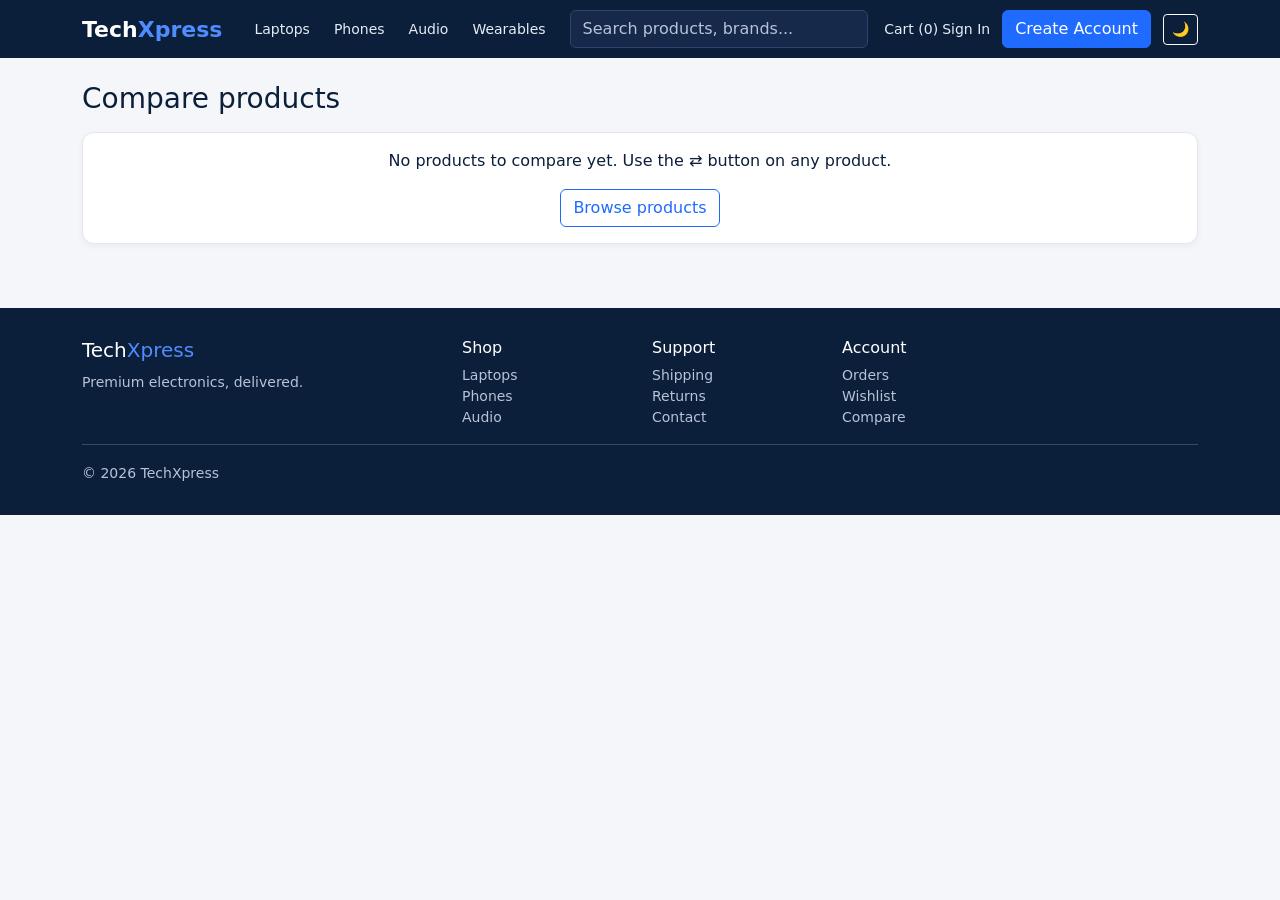
<file: UI\UX/compare.html>
<!DOCTYPE html>
<html lang="en">
<head>
<meta charset="UTF-8">
<meta name="viewport" content="width=device-width, initial-scale=1">
<title>Compare Products - TechXpress</title>
<link href="https://cdn.jsdelivr.net/npm/bootstrap@5.3.3/dist/css/bootstrap.min.css" rel="stylesheet">
<link rel="stylesheet" href="css/style.css">
</head>
<body>
<div id="navbar"></div>
<div class="container py-4">
  <div class="d-flex justify-content-between align-items-center mb-3">
    <h3 class="mb-0">Compare products</h3>
    <button id="clearBtn" class="btn btn-outline-secondary">Clear all</button>
  </div>
  <div id="compareEmpty" class="tx-card text-center d-none">
    <p>No products to compare yet. Use the ⇄ button on any product.</p>
    <a href="catalog.html" class="btn btn-outline-primary">Browse products</a>
  </div>
  <div id="compareBox" class="tx-card table-responsive"></div>
</div>
<div id="footer"></div>

<script src="https://cdn.jsdelivr.net/npm/bootstrap@5.3.3/dist/js/bootstrap.bundle.min.js"></script>
<script src="js/store.js"></script>
<script src="js/layout.js"></script>
<script>
initPage();

function renderCompare() {
  const list = getCompare().map(getProduct).filter(Boolean);
  document.getElementById("compareEmpty").classList.toggle("d-none", list.length > 0);
  document.getElementById("compareBox").classList.toggle("d-none", list.length === 0);
  document.getElementById("clearBtn").classList.toggle("d-none", list.length === 0);
  if (list.length === 0) return;

  // all spec names used by the selected products
  const keys = [];
  list.forEach(function (p) { Object.keys(p.specs || {}).forEach(function (k) { if (!keys.includes(k)) keys.push(k); }); });

  let html = '<table class="table align-middle text-center"><thead><tr><th></th>' + list.map(function (p) {
    return '<th><button class="btn btn-sm text-danger float-end" data-remove="' + p.id + '">✕</button><div class="fs-1">' + p.icon + '</div>' +
      '<a href="product-details.html?id=' + p.id + '" class="text-reset text-decoration-none">' + esc(p.name) + '</a><br><small class="text-muted">' + esc(p.brand) + '</small></th>';
  }).join("") + '</tr></thead><tbody>';

  html += '<tr><td class="text-muted text-start">Price</td>' + list.map(function (p) { return '<td><strong>' + money(p.price) + '</strong></td>'; }).join("") + '</tr>';
  keys.forEach(function (k) {
    html += '<tr><td class="text-muted text-start">' + esc(k) + '</td>' + list.map(function (p) { return '<td>' + esc((p.specs || {})[k] || "-") + '</td>'; }).join("") + '</tr>';
  });
  html += '<tr><td class="text-muted text-start">Availability</td>' + list.map(function (p) { return '<td>' + stockBadge(p) + '</td>'; }).join("") + '</tr>';
  html += '<tr><td></td>' + list.map(function (p) {
    return '<td>' + (p.stock > 0 ? '<button class="btn btn-primary btn-sm add-btn" data-id="' + p.id + '">Add to Cart</button>' : '<button class="btn btn-outline-secondary btn-sm" disabled>Unavailable</button>') + '</td>';
  }).join("") + '</tr></tbody></table>';

  document.getElementById("compareBox").innerHTML = html;
}

document.getElementById("compareBox").addEventListener("click", function (e) {
  const rm = e.target.closest("[data-remove]");
  if (rm) { toggleCompare(rm.dataset.remove); renderCompare(); }
});
document.getElementById("clearBtn").addEventListener("click", function () { clearCompare(); renderCompare(); });

renderCompare();
</script>
</body>
</html>
</file>
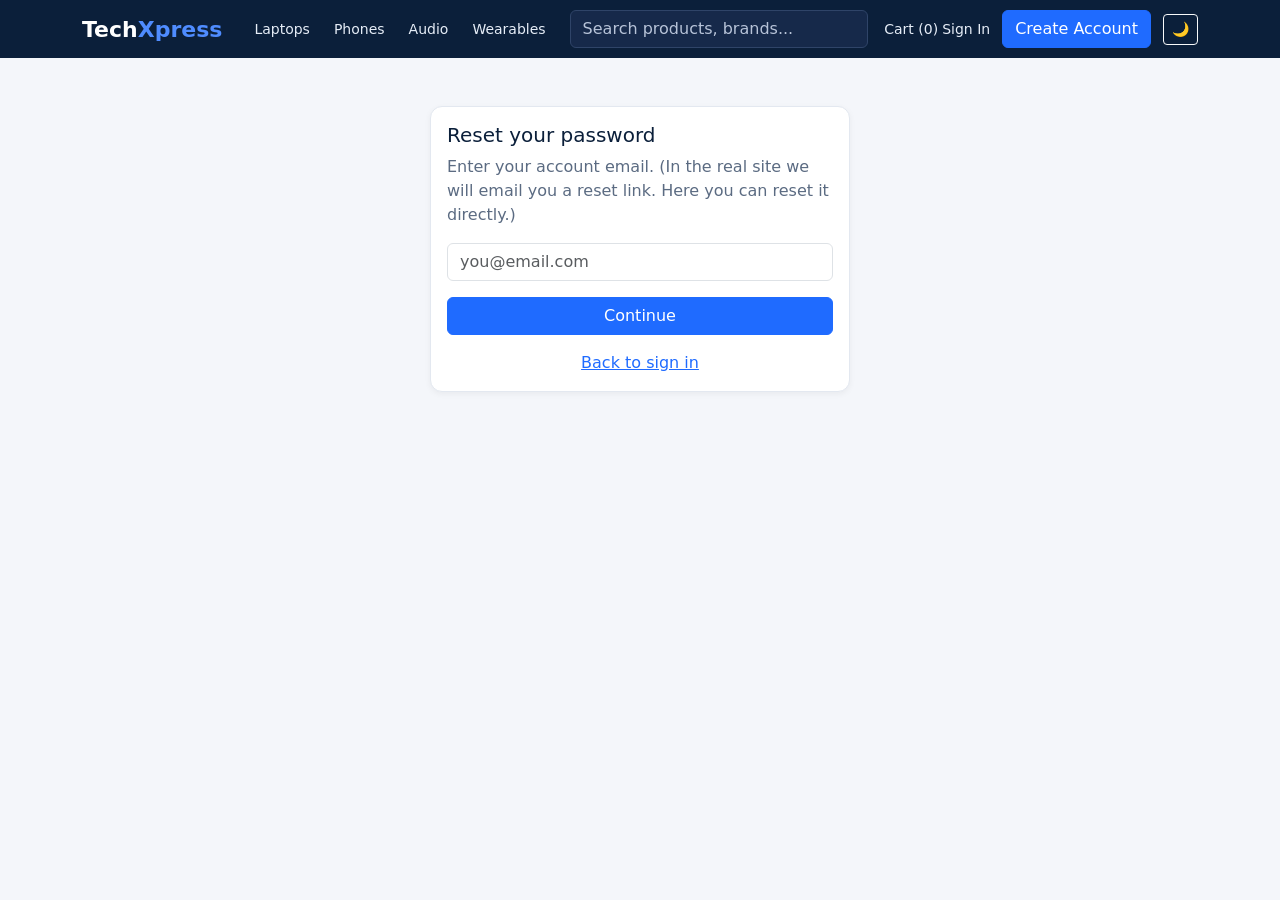
<file: UI\UX/forgot-password.html>
<!DOCTYPE html>
<html lang="en">
<head>
<meta charset="UTF-8">
<meta name="viewport" content="width=device-width, initial-scale=1">
<title>Forgot Password - TechXpress</title>
<link href="https://cdn.jsdelivr.net/npm/bootstrap@5.3.3/dist/css/bootstrap.min.css" rel="stylesheet">
<link rel="stylesheet" href="css/style.css">
</head>
<body>
<div id="navbar"></div>
<div class="container py-5 d-flex justify-content-center">
  <div class="tx-card" style="width:100%;max-width:420px">
    <h5>Reset your password</h5>

    <form id="emailForm" novalidate>
      <p class="text-muted">Enter your account email. (In the real site we will email you a reset link. Here you can reset it directly.)</p>
      <input id="resetEmail" type="email" class="form-control" placeholder="you@email.com">
      <div class="invalid-feedback">No account found with this email</div>
      <button class="btn btn-primary w-100 mt-3">Continue</button>
    </form>

    <form id="newPassForm" class="d-none" novalidate>
      <label class="form-label">New password</label>
      <input id="newPass" type="password" class="form-control">
      <div class="invalid-feedback">At least 6 characters</div>
      <label class="form-label mt-3">Confirm new password</label>
      <input id="newPassConfirm" type="password" class="form-control">
      <div class="invalid-feedback">Passwords do not match</div>
      <button class="btn btn-primary w-100 mt-3">Save new password</button>
    </form>

    <p class="text-center mt-3 mb-0"><a href="login.html">Back to sign in</a></p>
  </div>
</div>

<script src="https://cdn.jsdelivr.net/npm/bootstrap@5.3.3/dist/js/bootstrap.bundle.min.js"></script>
<script src="js/store.js"></script>
<script src="js/layout.js"></script>
<script>
initPage();
let resetFor = "";

document.getElementById("emailForm").addEventListener("submit", function (e) {
  e.preventDefault();
  const input = document.getElementById("resetEmail");
  const user = getUsers().find(function (u) { return u.email.toLowerCase() === input.value.trim().toLowerCase(); });
  if (setInvalid(input, !user)) return;
  resetFor = user.email;
  this.classList.add("d-none");
  document.getElementById("newPassForm").classList.remove("d-none");
});

document.getElementById("newPassForm").addEventListener("submit", function (e) {
  e.preventDefault();
  const p1 = document.getElementById("newPass");
  const p2 = document.getElementById("newPassConfirm");
  const bad = [setInvalid(p1, p1.value.length < 6), setInvalid(p2, p2.value !== p1.value)];
  if (bad.includes(true)) return;
  updateUser(resetFor, { password: p1.value });
  showToast("✓ Password updated. Please sign in.");
  setTimeout(function () { location.href = "login.html"; }, 1200);
});
</script>
</body>
</html>
</file>
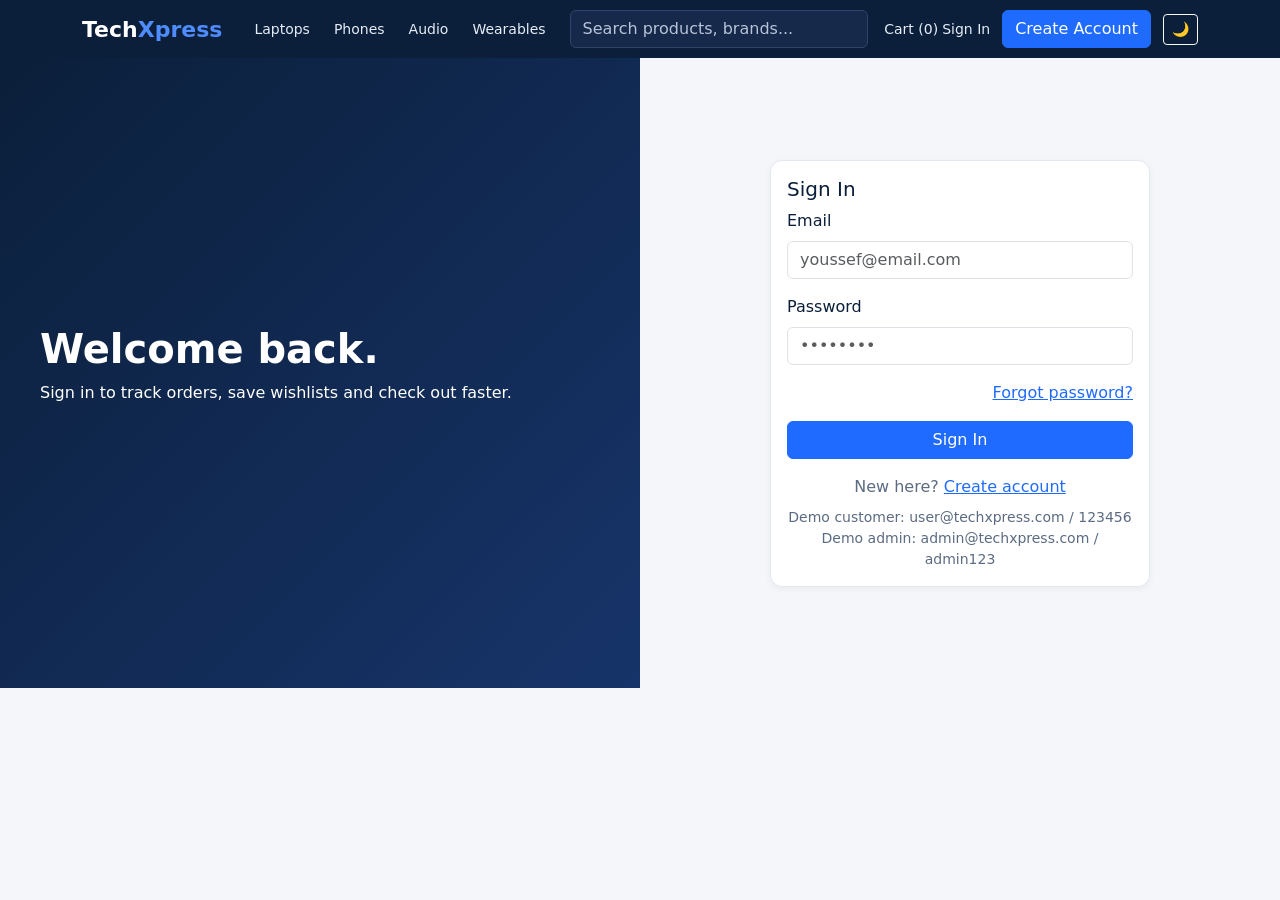
<file: UI\UX/login.html>
<!DOCTYPE html>
<html lang="en">
<head>
<meta charset="UTF-8">
<meta name="viewport" content="width=device-width, initial-scale=1">
<title>Sign In - TechXpress</title>
<link href="https://cdn.jsdelivr.net/npm/bootstrap@5.3.3/dist/css/bootstrap.min.css" rel="stylesheet">
<link rel="stylesheet" href="css/style.css">
</head>
<body>
<div id="navbar"></div>
<div class="row g-0">
  <div class="col-md-6 login-left">
    <h1 class="fw-bold">Welcome back.</h1>
    <p>Sign in to track orders, save wishlists and check out faster.</p>
  </div>
  <div class="col-md-6 d-flex align-items-center justify-content-center p-4">
    <form id="loginForm" class="tx-card" style="width:100%;max-width:380px" novalidate>
      <h5>Sign In</h5>
      <div id="loginError" class="alert alert-danger py-2 d-none">Invalid email or password</div>

      <label class="form-label">Email</label>
      <input id="loginEmail" type="email" class="form-control" placeholder="youssef@email.com">
      <div class="invalid-feedback">Enter a valid email address</div>

      <label class="form-label mt-3">Password</label>
      <input id="loginPassword" type="password" class="form-control" placeholder="••••••••">
      <div class="invalid-feedback">Password is required</div>

      <div class="text-end my-3"><a href="forgot-password.html">Forgot password?</a></div>
      <button class="btn btn-primary w-100">Sign In</button>
      <p class="text-center mt-3 mb-0 text-muted">New here? <a href="register.html">Create account</a></p>
      <p class="text-center small text-muted mt-2 mb-0">Demo customer: user@techxpress.com / 123456<br>Demo admin: admin@techxpress.com / admin123</p>
    </form>
  </div>
</div>

<script src="https://cdn.jsdelivr.net/npm/bootstrap@5.3.3/dist/js/bootstrap.bundle.min.js"></script>
<script src="js/store.js"></script>
<script src="js/layout.js"></script>
<script>
initPage();

document.getElementById("loginForm").addEventListener("submit", function (e) {
  e.preventDefault();
  const email = document.getElementById("loginEmail");
  const password = document.getElementById("loginPassword");
  const error = document.getElementById("loginError");
  error.classList.add("d-none");

  const bad1 = setInvalid(email, !isEmail(email.value.trim()));
  const bad2 = setInvalid(password, password.value === "");
  if (bad1 || bad2) return;

  const user = login(email.value.trim(), password.value);
  if (!user) { error.classList.remove("d-none"); return; }
  location.href = safeNext(user.role === "admin" ? "admin.html" : "account.html");
});
</script>
</body>
</html>
</file>
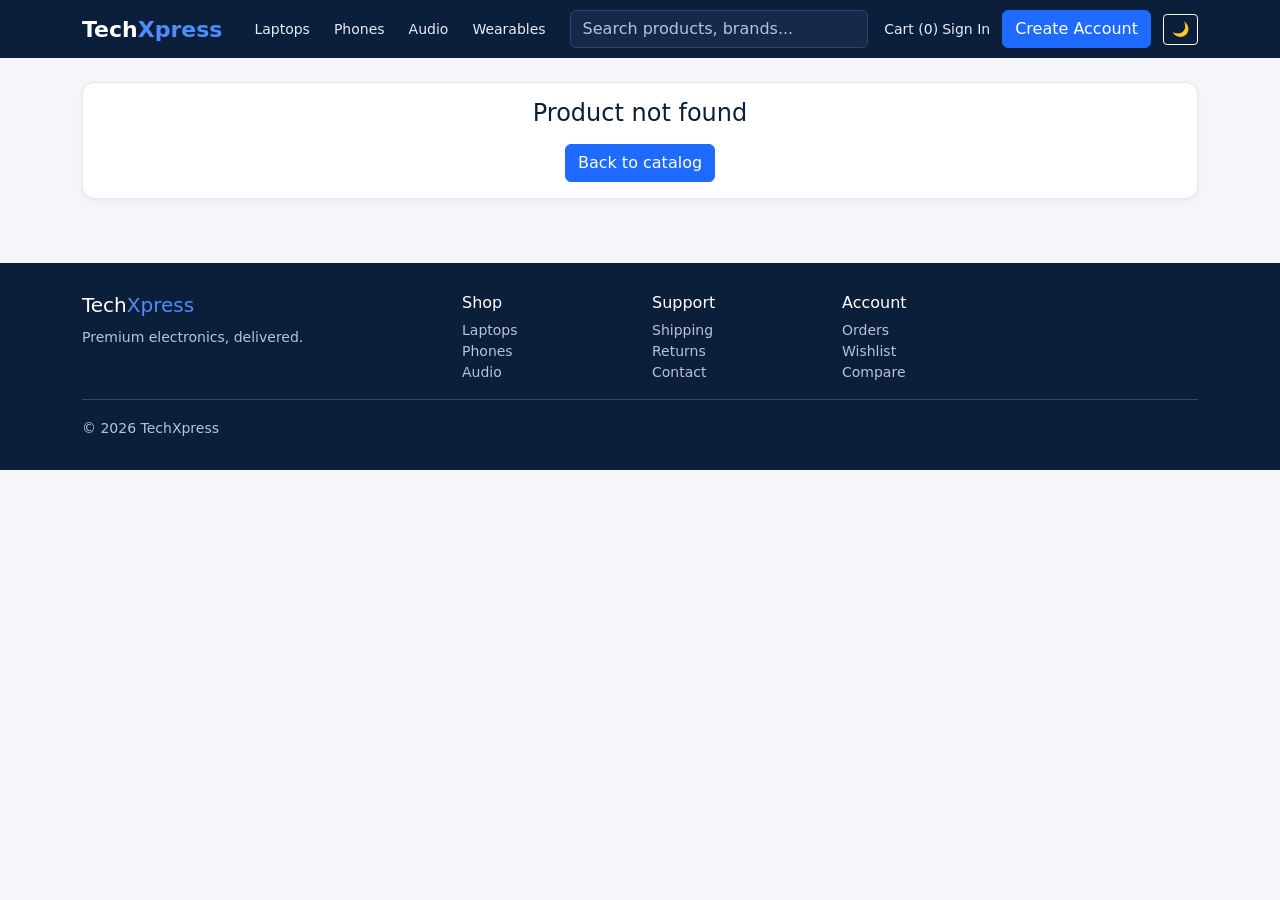
<file: UI\UX/product-details.html>
<!DOCTYPE html>
<html lang="en">
<head>
<meta charset="UTF-8">
<meta name="viewport" content="width=device-width, initial-scale=1">
<title>Product Details - TechXpress</title>
<link href="https://cdn.jsdelivr.net/npm/bootstrap@5.3.3/dist/css/bootstrap.min.css" rel="stylesheet">
<link rel="stylesheet" href="css/style.css">
</head>
<body>
<div id="navbar"></div>
<div class="container py-4" id="detailsBox">
  <small class="text-muted"><a href="index.html">Home</a> / <a id="crumbCat" href="catalog.html"></a> / <span id="crumbName"></span></small>
  <div class="row g-4 mt-1">
    <div class="col-md-6">
      <div id="mainImg" class="product-img" style="height:320px;font-size:140px"></div>
      <div id="thumbs" class="d-flex gap-2"></div>
    </div>
    <div class="col-md-6">
      <span id="discountBadge" class="badge text-bg-primary"></span>
      <h2 id="productName"></h2>
      <div class="text-warning">★★★★☆ <small class="text-muted">4.2 (128 reviews) · <span id="productBrand"></span></small></div>
      <div class="my-2"><span id="productPrice" class="fs-3 fw-bold"></span> <small id="oldPrice" class="text-muted text-decoration-line-through"></small></div>
      <span id="stockBadge" class="badge"></span>
      <p id="productDesc" class="mt-3 text-muted"></p>

      <div class="d-flex gap-2 mb-2">
        <div class="input-group" style="width:130px">
          <button id="qtyMinus" class="btn btn-outline-secondary">−</button>
          <input id="qtyInput" class="form-control text-center" value="1" readonly>
          <button id="qtyPlus" class="btn btn-outline-secondary">+</button>
        </div>
        <button id="addToCartBtn" class="btn btn-primary flex-fill">Add to Cart</button>
        <button id="wishBtn" class="btn btn-outline-primary">♡</button>
      </div>
      <button id="buyNowBtn" class="btn btn-dark w-100 mb-2">Buy now</button>
      <a href="#" id="compareLink">+ Add to compare</a>

      <ul class="nav nav-tabs mt-4">
        <li class="nav-item"><button class="nav-link active" data-bs-toggle="tab" data-bs-target="#tabSpecs">Specs</button></li>
        <li class="nav-item"><button class="nav-link" data-bs-toggle="tab" data-bs-target="#tabReviews">Reviews</button></li>
        <li class="nav-item"><button class="nav-link" data-bs-toggle="tab" data-bs-target="#tabShipping">Shipping</button></li>
      </ul>
      <div class="tab-content tx-card mt-2">
        <div class="tab-pane fade show active" id="tabSpecs"><table class="table table-sm mb-0"><tbody id="specsBody"></tbody></table></div>
        <div class="tab-pane fade" id="tabReviews">
          <p><span class="text-warning">★★★★★</span> <strong>Great value</strong><br><small class="text-muted">Fast delivery and exactly as described. — Sara</small></p>
          <p class="mb-0"><span class="text-warning">★★★★☆</span> <strong>Very good</strong><br><small class="text-muted">Does everything I need. — Omar</small></p>
        </div>
        <div class="tab-pane fade" id="tabShipping">Standard delivery is free over $100 (3-5 days). Express delivery costs $15 (1-2 days). 30-day returns.</div>
      </div>
    </div>
  </div>

  <h5 class="mt-4">Related products</h5>
  <div id="related" class="row g-3"></div>
</div>
<div id="footer"></div>

<script src="https://cdn.jsdelivr.net/npm/bootstrap@5.3.3/dist/js/bootstrap.bundle.min.js"></script>
<script src="js/store.js"></script>
<script src="js/layout.js"></script>
<script>
initPage();

const productId = Number(new URLSearchParams(location.search).get("id"));
const product = getProduct(productId);

if (!product) {
  document.getElementById("detailsBox").innerHTML = '<div class="tx-card text-center"><h4>Product not found</h4><a href="catalog.html" class="btn btn-primary mt-2">Back to catalog</a></div>';
} else {
  document.title = product.name + " - TechXpress";
  const crumb = document.getElementById("crumbCat");
  crumb.textContent = product.cat;
  crumb.href = "catalog.html?cat=" + product.cat;
  document.getElementById("crumbName").textContent = product.name;
  document.getElementById("productName").textContent = product.name;
  document.getElementById("productBrand").textContent = product.brand;
  document.getElementById("productPrice").textContent = money(product.price);
  document.getElementById("oldPrice").textContent = product.old ? money(product.old) : "";
  document.getElementById("productDesc").textContent = product.desc || "";
  document.getElementById("mainImg").textContent = product.icon;
  const dBadge = document.getElementById("discountBadge");
  dBadge.textContent = product.badge;
  dBadge.classList.toggle("d-none", !product.badge);

  // thumbnails
  document.getElementById("thumbs").innerHTML = [1, 2, 3, 4].map(function (i) {
    return '<div class="tx-card thumb fs-2 text-center" style="width:70px;cursor:pointer;' + (i === 1 ? "border-color:#1f6bff" : "") + '">' + product.icon + '</div>';
  }).join("");
  document.getElementById("thumbs").addEventListener("click", function (e) {
    const t = e.target.closest(".thumb");
    if (!t) return;
    document.querySelectorAll(".thumb").forEach(function (x) { x.style.borderColor = ""; });
    t.style.borderColor = "#1f6bff";
  });

  // stock
  const sBadge = document.getElementById("stockBadge");
  const st = stockStatus(product);
  sBadge.className = "badge text-bg-" + (st === "out" ? "danger" : st === "low" ? "warning" : "success");
  sBadge.textContent = st === "out" ? "Out of stock" : st === "low" ? "Only " + product.stock + " left" : "In stock · ships in 24h";
  if (st === "out") {
    document.getElementById("addToCartBtn").disabled = true;
    document.getElementById("buyNowBtn").disabled = true;
  }

  // specs
  document.getElementById("specsBody").innerHTML = Object.keys(product.specs || {}).map(function (k) {
    return '<tr><td class="text-muted">' + esc(k) + '</td><td><strong>' + esc(product.specs[k]) + '</strong></td></tr>';
  }).join("") || '<tr><td class="text-muted">No specifications yet</td></tr>';

  // quantity
  let qty = 1;
  document.getElementById("qtyPlus").addEventListener("click", function () {
    if (qty < product.stock) qty++;
    document.getElementById("qtyInput").value = qty;
  });
  document.getElementById("qtyMinus").addEventListener("click", function () {
    if (qty > 1) qty--;
    document.getElementById("qtyInput").value = qty;
  });

  document.getElementById("addToCartBtn").addEventListener("click", function () {
    addToCart(product.id, qty);
    refreshCounts();
    showToast("✓ Added " + qty + " to cart");
  });
  document.getElementById("buyNowBtn").addEventListener("click", function () {
    addToCart(product.id, qty);
    location.href = "checkout.html";
  });

  // wishlist
  const wishBtn = document.getElementById("wishBtn");
  wishBtn.textContent = inWishlist(product.id) ? "♥" : "♡";
  wishBtn.addEventListener("click", function () {
    if (!currentUser()) { showToast("Please sign in to use your wishlist", "info"); setTimeout(requireLogin, 900); return; }
    const on = toggleWishlist(product.id);
    wishBtn.textContent = on ? "♥" : "♡";
    refreshCounts();
    showToast(on ? "Added to wishlist" : "Removed from wishlist", "info");
  });

  // compare
  const cmpLink = document.getElementById("compareLink");
  function updateCompareLink() {
    cmpLink.textContent = getCompare().includes(product.id) ? "✓ In compare (open compare page)" : "+ Add to compare";
  }
  updateCompareLink();
  cmpLink.addEventListener("click", function (e) {
    e.preventDefault();
    if (getCompare().includes(product.id)) { location.href = "compare.html"; return; }
    const r = toggleCompare(product.id);
    if (r.full) showToast("You can compare up to 3 products", "warning");
    else showToast("Added to compare", "info");
    updateCompareLink();
  });

  // related products: same category first
  const others = getProducts().filter(function (p) { return p.id !== product.id; });
  const same = others.filter(function (p) { return p.cat === product.cat; });
  const related = same.concat(others.filter(function (p) { return p.cat !== product.cat; })).slice(0, 4);
  renderProducts(related, "related");
}
</script>
</body>
</html>
</file>
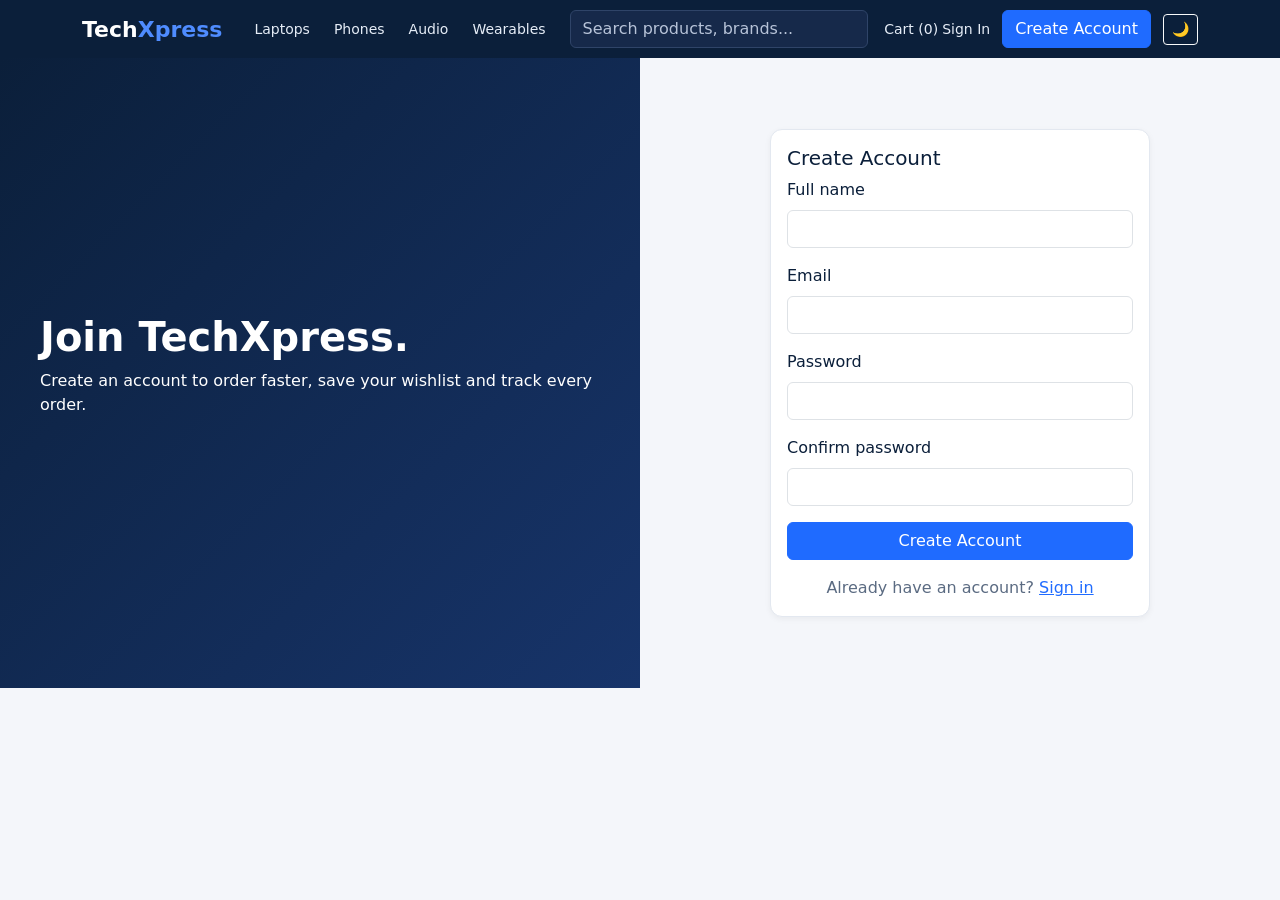
<file: UI\UX/register.html>
<!DOCTYPE html>
<html lang="en">
<head>
<meta charset="UTF-8">
<meta name="viewport" content="width=device-width, initial-scale=1">
<title>Create Account - TechXpress</title>
<link href="https://cdn.jsdelivr.net/npm/bootstrap@5.3.3/dist/css/bootstrap.min.css" rel="stylesheet">
<link rel="stylesheet" href="css/style.css">
</head>
<body>
<div id="navbar"></div>
<div class="row g-0">
  <div class="col-md-6 login-left">
    <h1 class="fw-bold">Join TechXpress.</h1>
    <p>Create an account to order faster, save your wishlist and track every order.</p>
  </div>
  <div class="col-md-6 d-flex align-items-center justify-content-center p-4">
    <form id="registerForm" class="tx-card" style="width:100%;max-width:380px" novalidate>
      <h5>Create Account</h5>
      <div id="registerError" class="alert alert-danger py-2 d-none"></div>

      <label class="form-label">Full name</label>
      <input id="regName" class="form-control">
      <div class="invalid-feedback">Name is required</div>

      <label class="form-label mt-3">Email</label>
      <input id="regEmail" type="email" class="form-control">
      <div class="invalid-feedback">Enter a valid email address</div>

      <label class="form-label mt-3">Password</label>
      <input id="regPassword" type="password" class="form-control">
      <div class="invalid-feedback">At least 6 characters</div>

      <label class="form-label mt-3">Confirm password</label>
      <input id="regConfirm" type="password" class="form-control">
      <div class="invalid-feedback">Passwords do not match</div>

      <button class="btn btn-primary w-100 mt-3">Create Account</button>
      <p class="text-center mt-3 mb-0 text-muted">Already have an account? <a href="login.html">Sign in</a></p>
    </form>
  </div>
</div>

<script src="https://cdn.jsdelivr.net/npm/bootstrap@5.3.3/dist/js/bootstrap.bundle.min.js"></script>
<script src="js/store.js"></script>
<script src="js/layout.js"></script>
<script>
initPage();

document.getElementById("registerForm").addEventListener("submit", function (e) {
  e.preventDefault();
  const name = document.getElementById("regName");
  const email = document.getElementById("regEmail");
  const pass = document.getElementById("regPassword");
  const confirmPass = document.getElementById("regConfirm");
  const error = document.getElementById("registerError");
  error.classList.add("d-none");

  const bad = [
    setInvalid(name, name.value.trim() === ""),
    setInvalid(email, !isEmail(email.value.trim())),
    setInvalid(pass, pass.value.length < 6),
    setInvalid(confirmPass, confirmPass.value !== pass.value)
  ];
  if (bad.includes(true)) return;

  const result = register(name.value.trim(), email.value.trim(), pass.value);
  if (result.error) { error.textContent = result.error; error.classList.remove("d-none"); return; }
  location.href = safeNext("index.html");
});
</script>
</body>
</html>
</file>
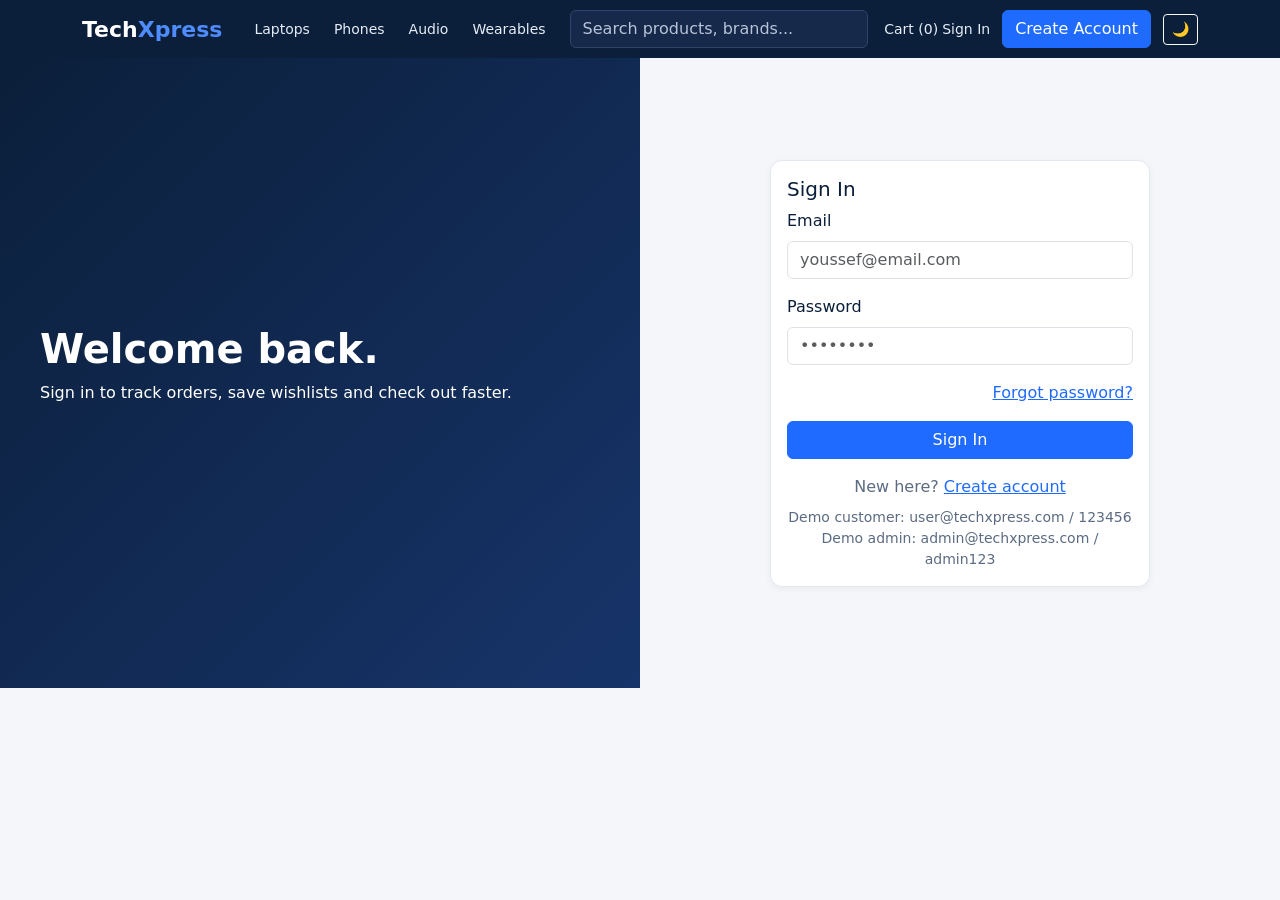
<file: UI\UX/wishlist.html>
<!DOCTYPE html>
<html lang="en">
<head>
<meta charset="UTF-8">
<meta name="viewport" content="width=device-width, initial-scale=1">
<title>Wishlist - TechXpress</title>
<link href="https://cdn.jsdelivr.net/npm/bootstrap@5.3.3/dist/css/bootstrap.min.css" rel="stylesheet">
<link rel="stylesheet" href="css/style.css">
</head>
<body>
<div id="navbar"></div>
<div class="container py-4">
  <div class="d-flex flex-wrap justify-content-between align-items-center mb-3 gap-2">
    <h3 class="mb-0">My Wishlist <small id="wishTotal" class="text-muted fs-6"></small></h3>
    <button id="addAllBtn" class="btn btn-primary">Add all in-stock items to cart</button>
  </div>
  <div id="wishGrid" class="row g-3"></div>
  <div id="wishEmpty" class="tx-card text-center d-none">
    <p>Your wishlist is empty.</p>
    <a href="catalog.html" class="btn btn-outline-primary">Browse products</a>
  </div>
</div>
<div id="footer"></div>

<script src="https://cdn.jsdelivr.net/npm/bootstrap@5.3.3/dist/js/bootstrap.bundle.min.js"></script>
<script src="js/store.js"></script>
<script src="js/layout.js"></script>
<script>
initPage();

function renderWishlist() {
  const list = getWishlist().map(getProduct).filter(Boolean);
  document.getElementById("wishTotal").textContent = list.length + " items";
  document.getElementById("wishEmpty").classList.toggle("d-none", list.length > 0);
  document.getElementById("addAllBtn").classList.toggle("d-none", list.length === 0);
  renderProducts(list, "wishGrid", "col-6 col-md-3");
}
// called by layout.js when a heart is clicked
function onWishlistChange() { renderWishlist(); }

document.getElementById("addAllBtn").addEventListener("click", function () {
  let count = 0;
  getWishlist().forEach(function (id) { if (addToCart(id, 1)) count++; });
  refreshCounts();
  showToast(count ? "✓ " + count + " items added to cart" : "Nothing in stock to add", count ? "success" : "warning");
});

if (requireLogin()) renderWishlist();
</script>
</body>
</html>
</file>
<file: UI\UX/css/style.css>
/* ===== TechXpress - shared styles (change the colors here) ===== */
:root {
  --navy: #0b1f3a;
  --blue: #1f6bff;
  --light-blue: #4f8cff;
  --page-bg: #f4f6fa;
  --card-bg: #ffffff;
  --text: #0b1f3a;
  --muted: #5b6b82;
  --border: #e3e8f0;
}
body.dark {
  --page-bg: #0f172a;
  --card-bg: #1b2438;
  --text: #e6edf7;
  --muted: #9fb0c8;
  --border: #2f4468;
}
body { background: var(--page-bg); color: var(--text); font-family: "Segoe UI", system-ui, Arial, sans-serif; }
.text-muted { color: var(--muted) !important; }
a { color: var(--blue); }

.btn-primary {
  --bs-btn-bg: #1f6bff; --bs-btn-border-color: #1f6bff;
  --bs-btn-hover-bg: #3b7bff; --bs-btn-hover-border-color: #3b7bff;
  --bs-btn-active-bg: #1558d6; --bs-btn-active-border-color: #1558d6;
  --bs-btn-disabled-bg: #1f6bff; --bs-btn-disabled-border-color: #1f6bff;
}
.btn-outline-primary { --bs-btn-color: #1f6bff; --bs-btn-border-color: #1f6bff; --bs-btn-hover-bg: #1f6bff; --bs-btn-hover-border-color: #1f6bff; }

/* Navbar */
.tx-navbar { background: var(--navy); padding: 10px 0; }
.brand { font-size: 22px; font-weight: 700; color: #fff; text-decoration: none; }
.brand span { color: var(--light-blue); }
.tx-navbar .nav-link { color: #e6edf7; font-size: 14px; }
.tx-navbar .nav-link:hover { color: #fff; text-decoration: underline; }
.search-box { position: relative; flex: 1; max-width: 480px; }
.search-box input { background: #16294a; border: 1px solid #2f4468; color: #fff; }
.search-box input:focus { background: #16294a; color: #fff; border-color: var(--light-blue); box-shadow: none; }
.search-box input::placeholder { color: #b7c3d8; }
.suggestions {
  position: absolute; top: 100%; left: 0; right: 0; margin: 4px 0 0; padding: 0;
  background: #fff; color: #0b1f3a; border-radius: 8px; z-index: 1000; display: none;
  box-shadow: 0 6px 18px rgba(0,0,0,.25); overflow: hidden;
}
.suggestions li { list-style: none; padding: 8px 12px; display: flex; justify-content: space-between; cursor: pointer; font-size: 14px; }
.suggestions li:hover { background: #eef3ff; }
.user-avatar { width: 28px; height: 28px; border-radius: 50%; background: #5b9bff; display: inline-block; }

/* Cards */
.tx-card { background: var(--card-bg); border: 1px solid var(--border); border-radius: 12px; padding: 16px; box-shadow: 0 2px 6px rgba(0,0,0,.05); }
.product-card { transition: .2s; }
.product-card:hover { border-color: var(--blue); box-shadow: 0 6px 18px rgba(31,107,255,.2); }
.product-img {
  position: relative; height: 120px; border-radius: 8px; margin-bottom: 10px; font-size: 52px;
  background: linear-gradient(135deg, #e8eefb, #d6e0f5); display: flex; align-items: center; justify-content: center;
}
.wish-btn { position: absolute; top: 8px; right: 8px; border: none; background: #fff; border-radius: 50%; width: 28px; height: 28px; color: #d11; line-height: 1; }
.compare-btn.active { background: var(--blue); color: #fff; }

.hero { background: linear-gradient(135deg, #0b1f3a, #17346a); color: #fff; border-radius: 12px; padding: 60px 40px; }
.footer-tx { background: var(--navy); color: #b7c3d8; padding: 30px 0; margin-top: 40px; }
.footer-tx a { color: #b7c3d8; text-decoration: none; display: block; font-size: 14px; }
.footer-tx a:hover { color: #fff; }
.footer-tx h6 { color: #fff; }

/* Admin */
.admin-side { width: 220px; min-height: 100vh; background: var(--navy); padding: 20px 12px; flex-shrink: 0; }
.admin-side a { display: block; color: #cfd8e6; padding: 8px 12px; border-radius: 8px; text-decoration: none; font-size: 14px; margin-bottom: 4px; }
.admin-side a.active, .admin-side a:hover { background: var(--blue); color: #fff; }
.bar { background: #4f8cff; border-radius: 6px 6px 0 0; width: 100%; }

/* Login */
.login-left { background: linear-gradient(135deg, #0b1f3a, #17346a); color: #fff; min-height: 70vh; display: flex; flex-direction: column; justify-content: center; padding: 40px; }
</file>
